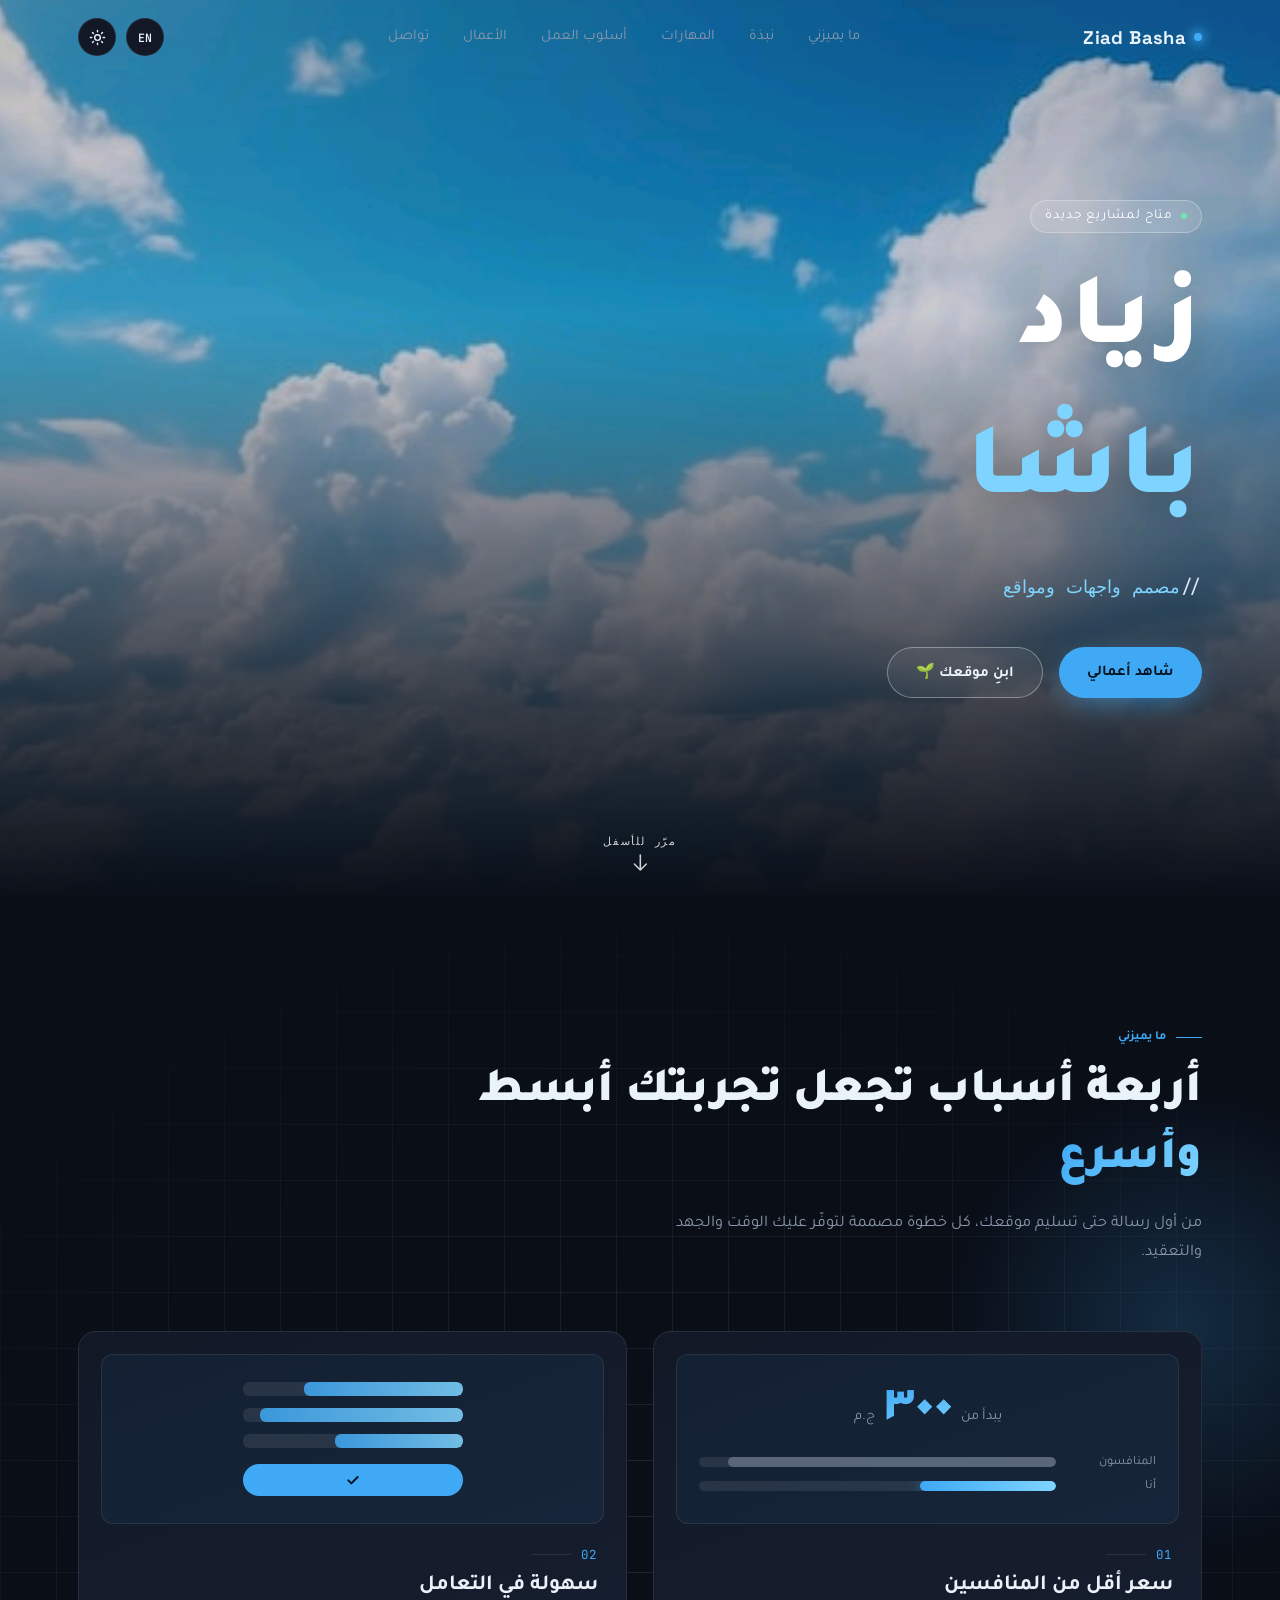
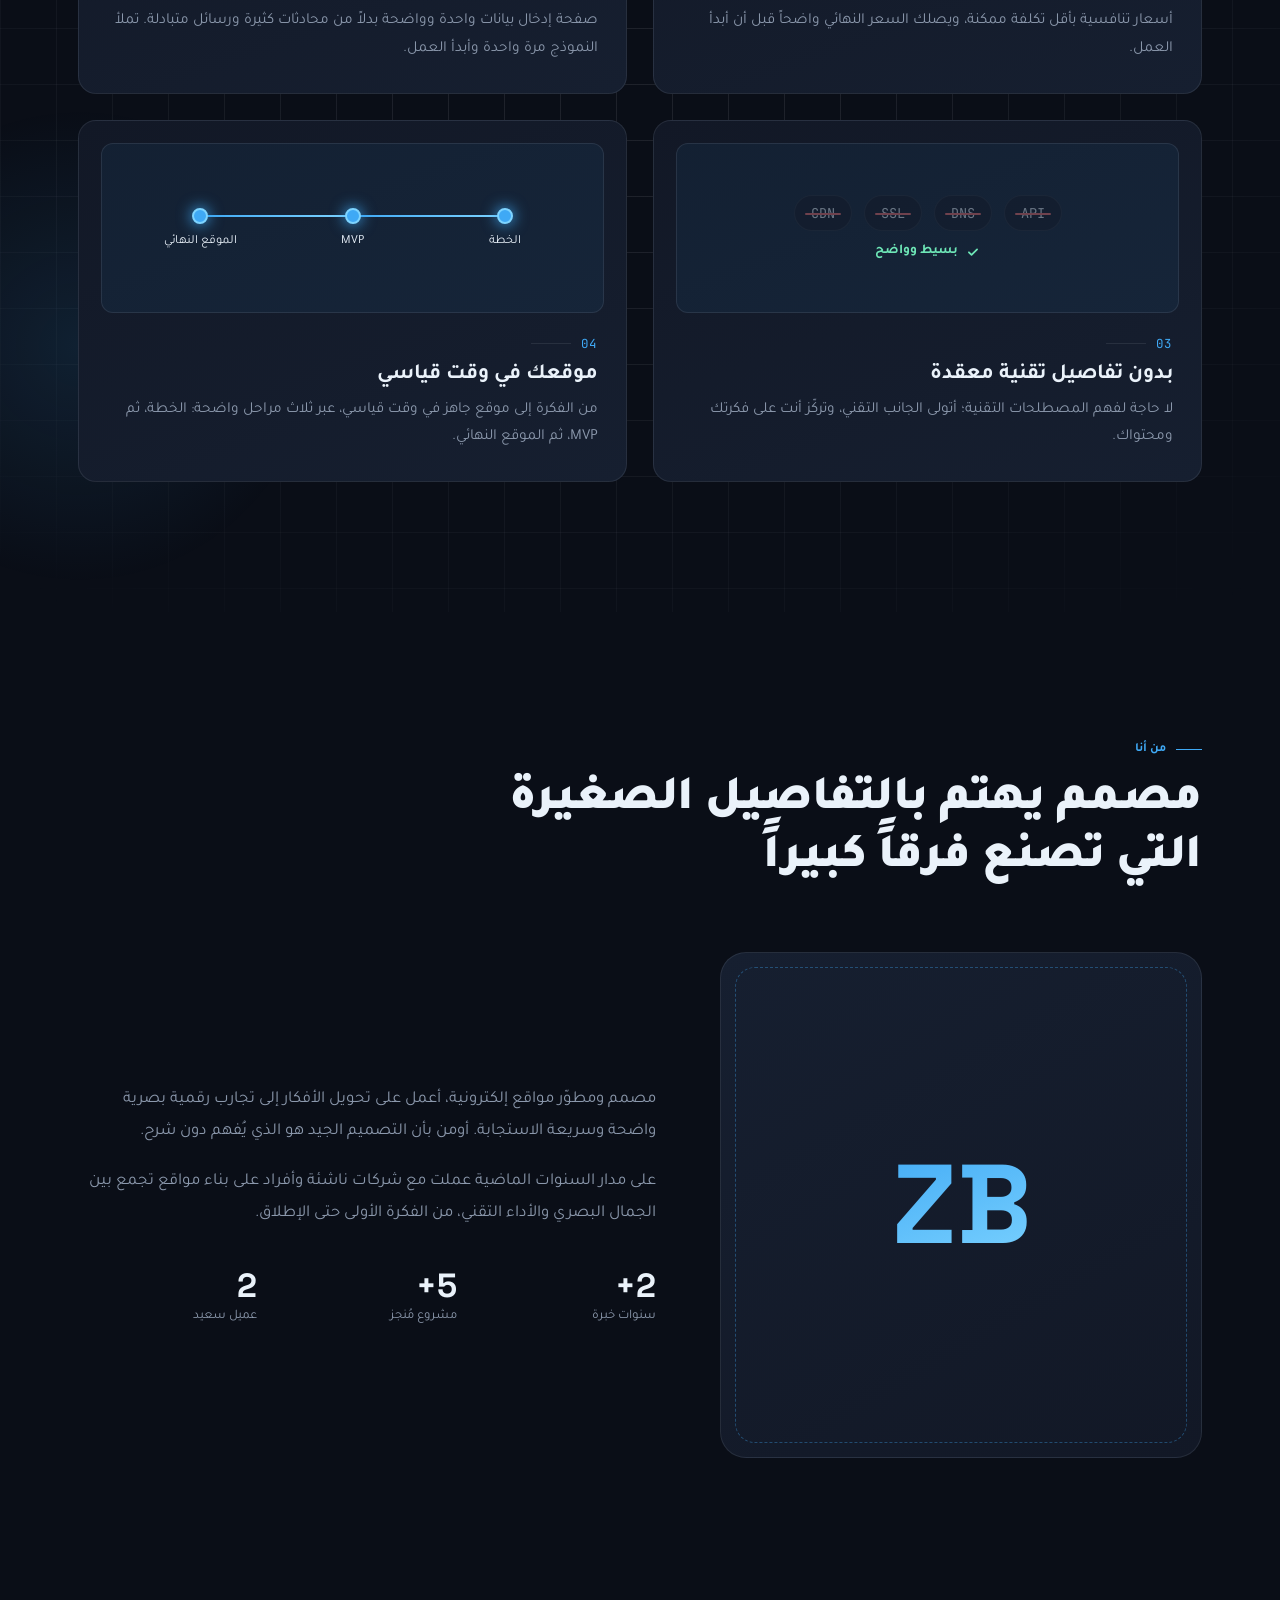
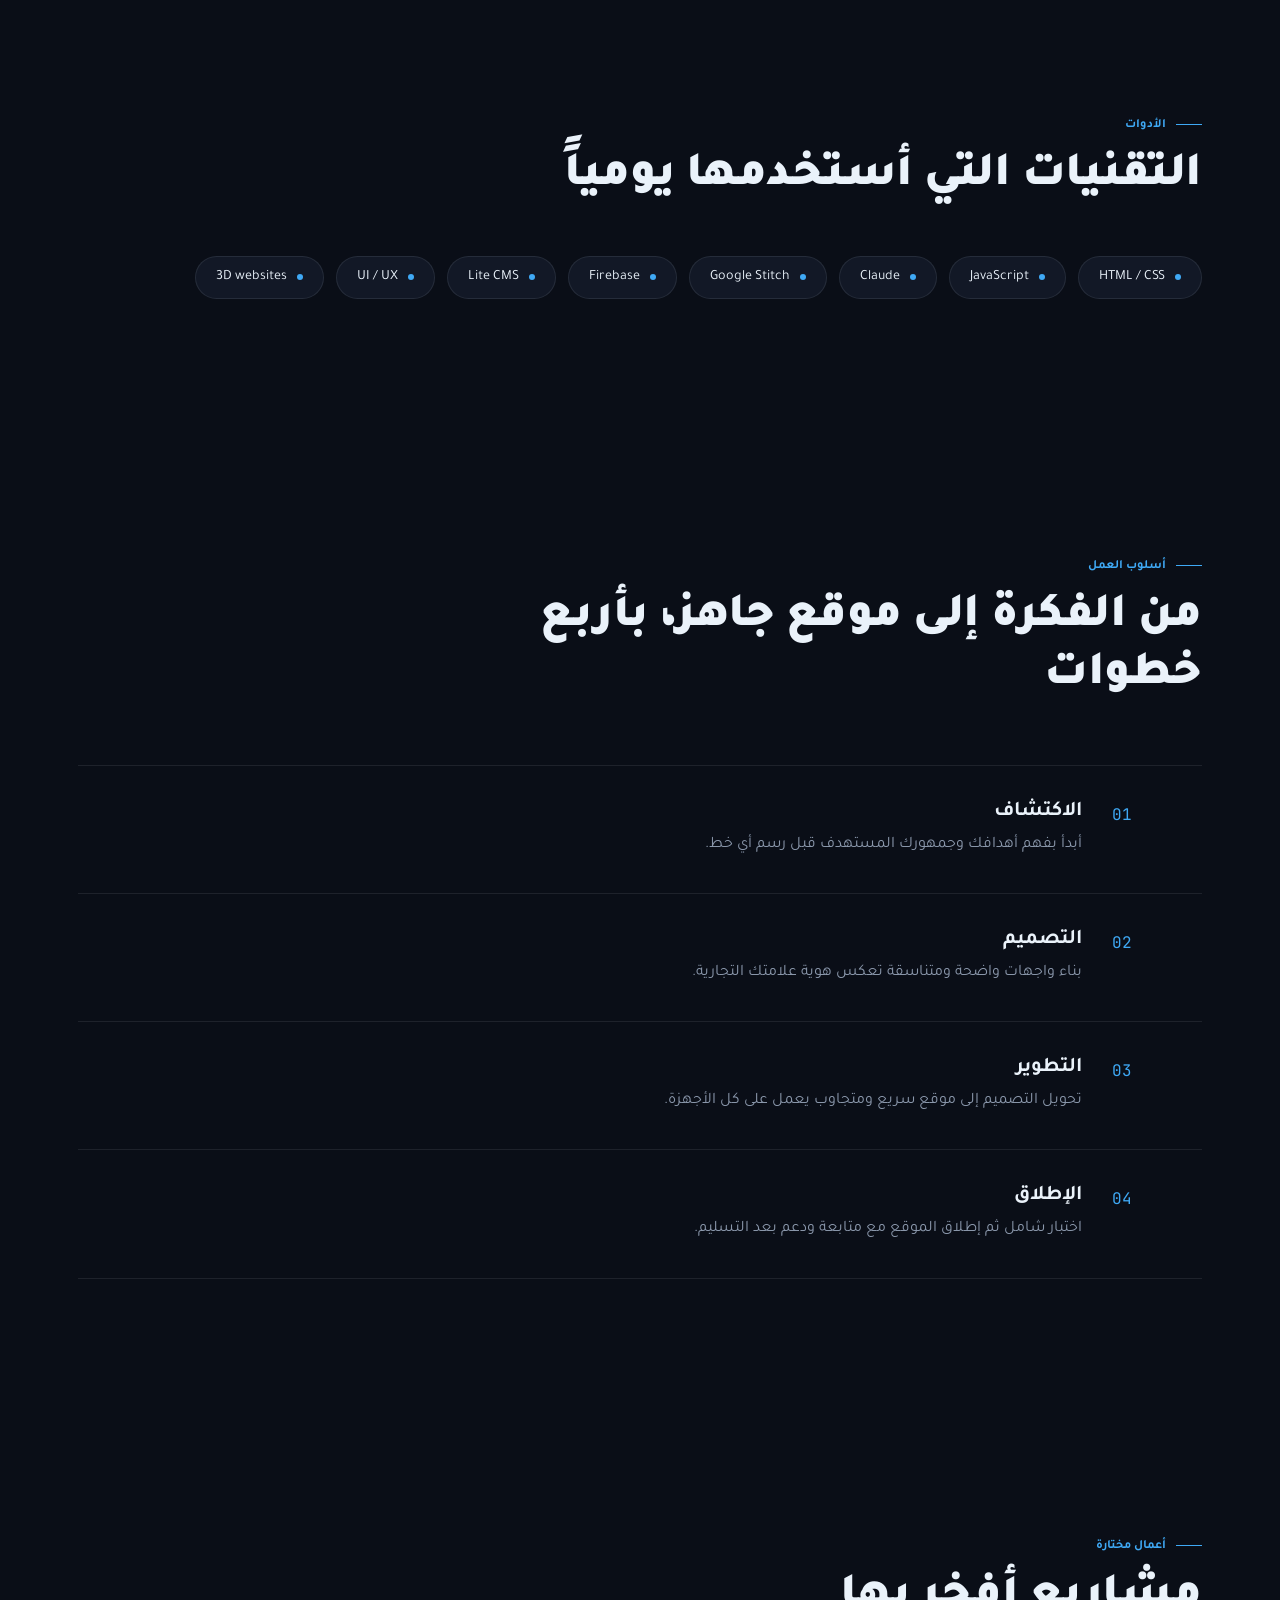
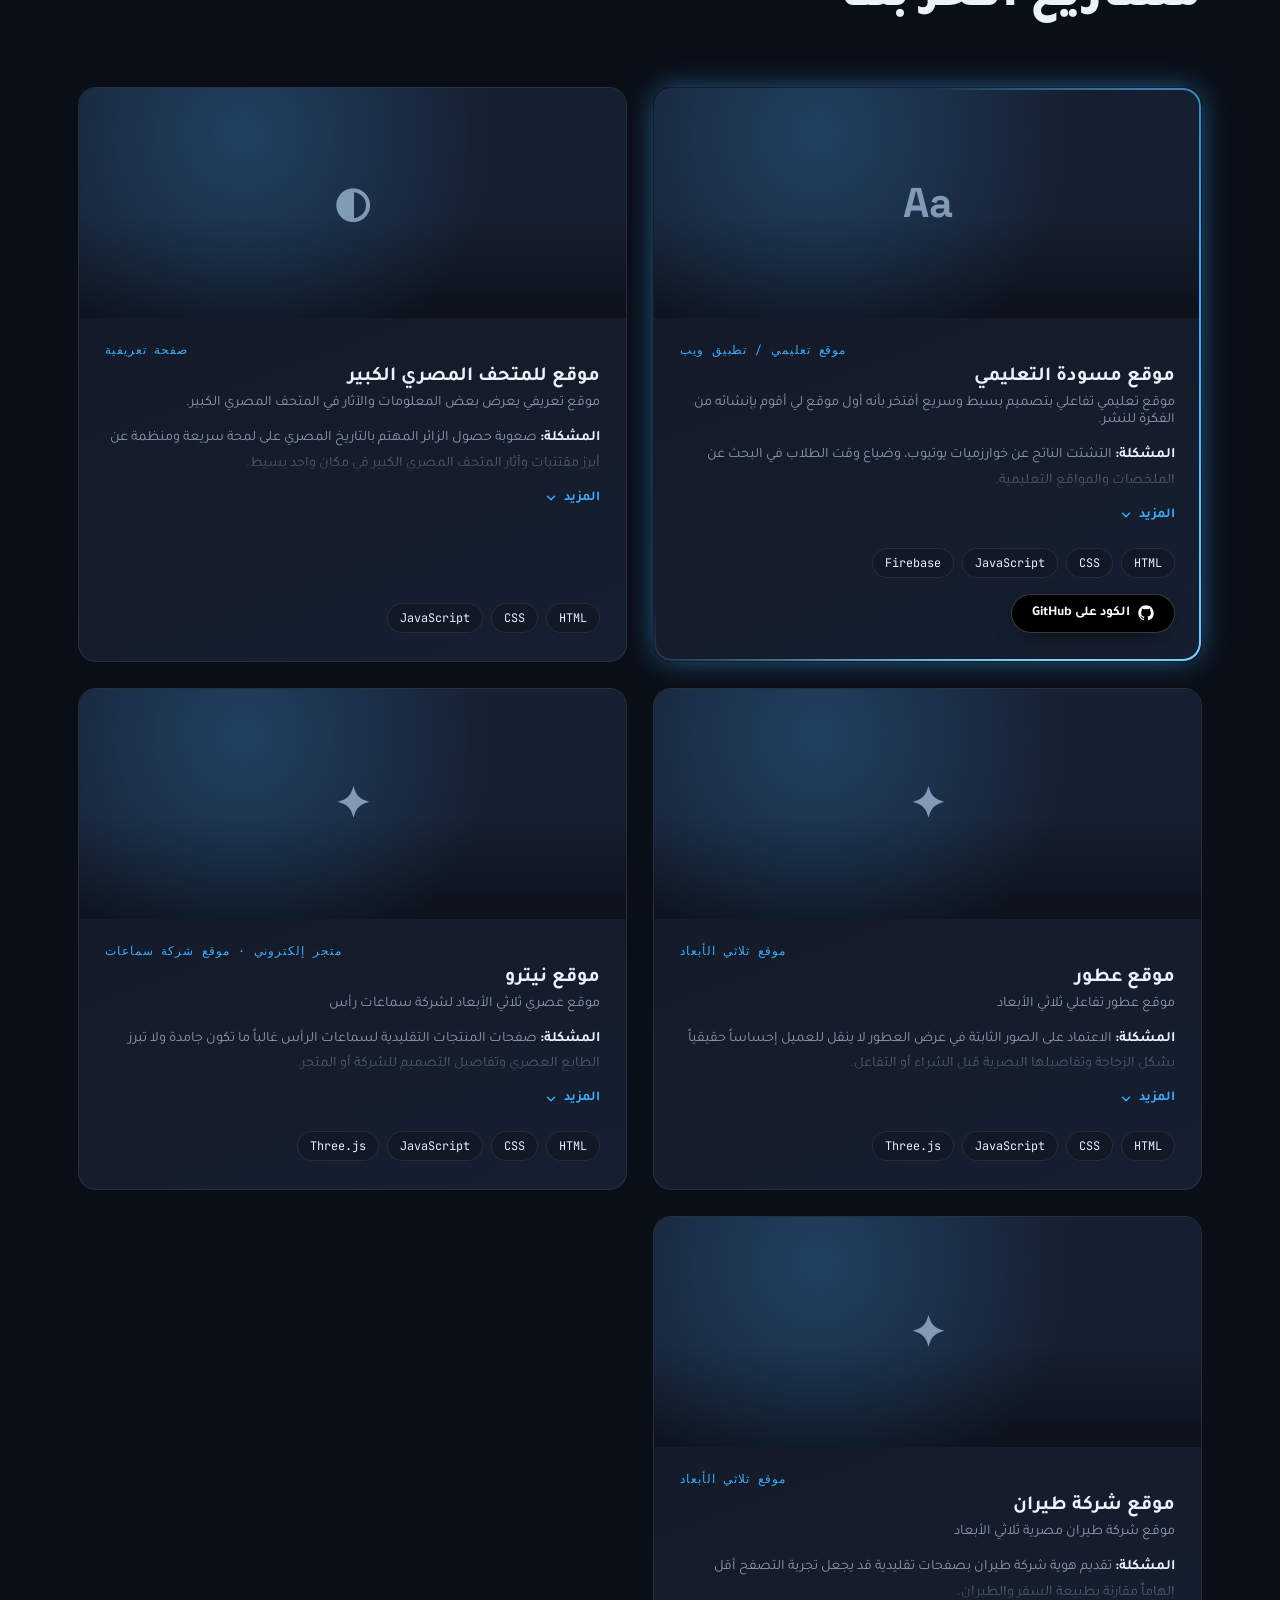
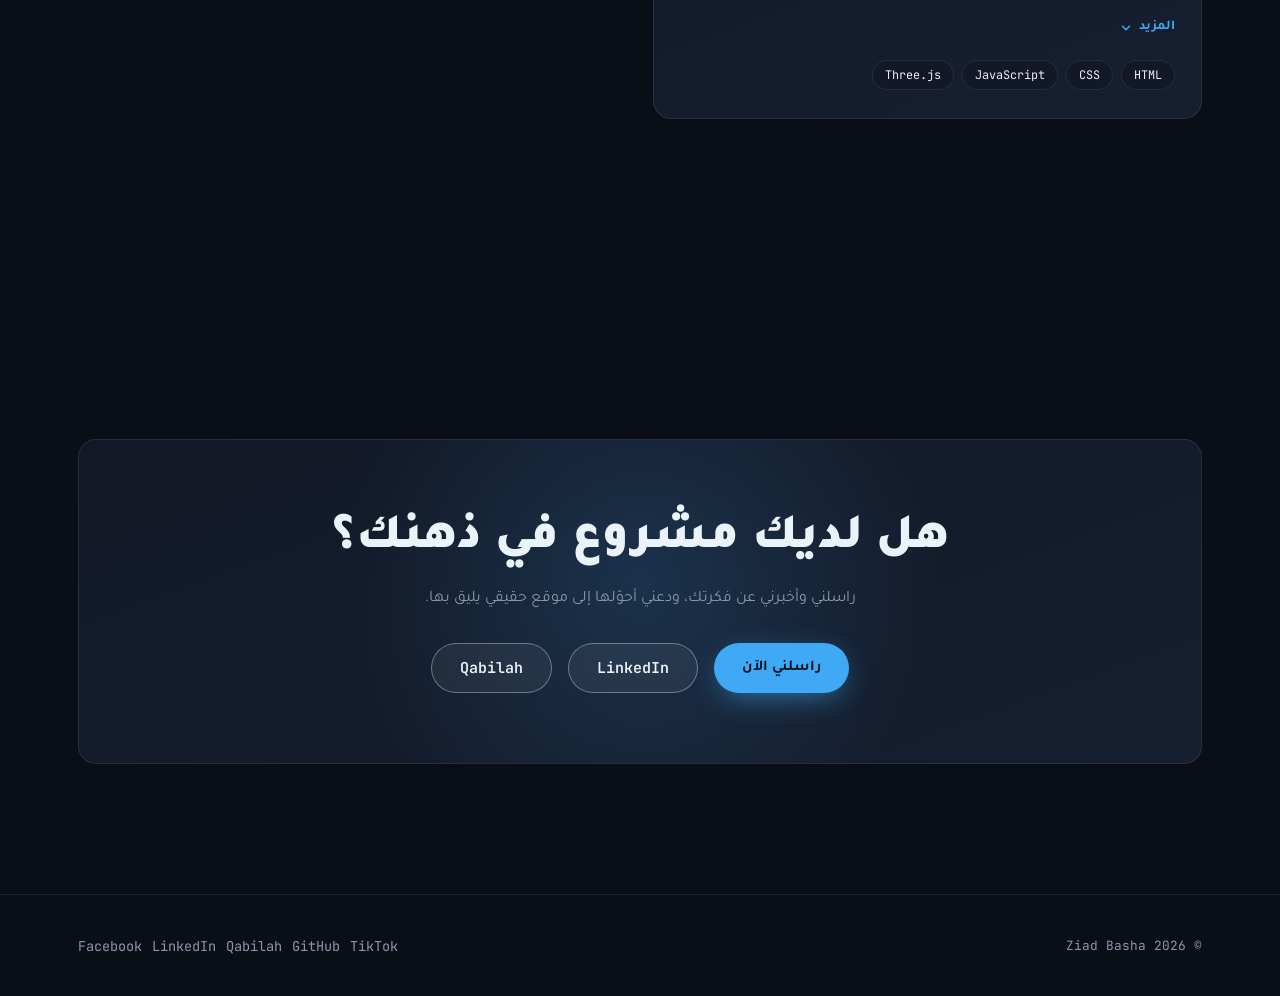
<file: index.html>
<!DOCTYPE html>
<html lang="ar" dir="rtl" data-theme="dark">
<head>
<!-- Google tag (gtag.js) -->
<script async src="https://www.googletagmanager.com/gtag/js?id=G-9M1Q1QZ8LZ"></script>
<script>
  window.dataLayer = window.dataLayer || [];
  function gtag(){dataLayer.push(arguments);}
  gtag('js', new Date());

  gtag('config', 'G-9M1Q1QZ8LZ');
</script>
  
<meta charset="UTF-8">
<meta name="viewport" content="width=device-width, initial-scale=1.0">
<title>Ziad Basha — Full Stack Web Developer</title>

<!-- Must run before first paint: flags weak devices so heavy effects are skipped -->
<script src="performance.js"></script>
<link rel="preconnect" href="https://fonts.googleapis.com">
<link rel="preconnect" href="https://fonts.gstatic.com" crossorigin>
<link href="https://fonts.googleapis.com/css2?family=Space+Grotesk:wght@400;500;600;700&family=Inter:wght@400;500;600&family=Tajawal:wght@400;500;700;900&family=JetBrains+Mono:wght@400;500&display=swap" rel="stylesheet">

<link rel="icon" type="image/svg+xml" href="ziadbasha_logo.jpg">
<link rel="apple-touch-icon" sizes="180x180" href="ziadbasha_logo.jpg">
<meta property="og:image" content="https://ziad-basha-website.vercel.app/ziadbasha_logo.jpg" />
  
<link rel="stylesheet" href="style.css">
</head>
<body>

<div id="glow"></div>

<header id="siteHeader">
  <div class="wrap">
    <nav>
      <a href="#top" class="logo"><span class="dot"></span>Ziad Basha</a>
      <ul class="nav-links">
        <!-- ▼▼▼ WHY-US START (1/3) رابط القائمة | nav link: احذف هذا الجزء لإزالة الرابط ▼▼▼ -->
        <li><a href="#why-us" data-i18n="nav_why">ما يميزني</a></li>
        <!-- ▲▲▲ WHY-US END (1/3) رابط القائمة | nav link ▲▲▲ -->
        <li><a href="#about" data-i18n="nav_about">نبذة</a></li>
        <li><a href="#skills" data-i18n="nav_skills">المهارات</a></li>
        <li><a href="#process" data-i18n="nav_process">أسلوب العمل</a></li>
        <li><a href="#work" data-i18n="nav_work">الأعمال</a></li>
        <li><a href="#contact" data-i18n="nav_contact">تواصل</a></li>
      </ul>
      <div class="nav-controls">
        <button class="icon-btn mono" id="langToggle" title="Language">EN</button>
        <button class="icon-btn" id="themeToggle" title="Theme">
          <svg id="themeIcon" viewBox="0 0 24 24" fill="none" stroke="currentColor" stroke-width="2" stroke-linecap="round" stroke-linejoin="round"><circle cx="12" cy="12" r="4"></circle><path d="M12 2v2M12 20v2M4.9 4.9l1.4 1.4M17.7 17.7l1.4 1.4M2 12h2M20 12h2M4.9 19.1l1.4-1.4M17.7 6.3l1.4-1.4"/></svg>
        </button>
      </div>
    </nav>
  </div>
</header>

<section class="hero" id="top">
  <div class="hero-bg"></div>
  <div class="hero-overlay"></div>
  <div class="hero-inner">
    <div class="eyebrow"><span class="blink"></span><span data-i18n="hero_eyebrow">متاح لمشاريع جديدة</span></div>
    <h1>
      <div class="line"><span data-i18n="hero_name1">زياد</span></div>
      <div class="line"><span data-i18n="hero_name2">باشا</span></div>
    </h1>
    <div class="hero-role"><span class="mono" data-i18n="hero_prefix">// </span><span id="role-text" class="mono"></span></div>
    <div class="hero-cta">
      <a href="#work" class="btn btn-primary" data-i18n="hero_cta1">شاهد أعمالي</a>
      <a href="project-data.html" 
      class="btn btn-ghost" data-i18n="hero_cta2">ابنِ موقعك 🌱</a>
    </div>
  </div>
  <div class="scroll-cue"><span data-i18n="scroll">مرّر للأسفل</span>
    <svg width="14" height="18" viewBox="0 0 14 18" fill="none"><path d="M7 1v15M1 10l6 6 6-6" stroke="currentColor" stroke-width="1.6" stroke-linecap="round" stroke-linejoin="round"/></svg>
  </div>
</section>

<main>
  <!-- ▼▼▼ WHY-US START (2/3) قسم ما يميزنا | section: احذف كل ما بين START و END لإزالة القسم ▼▼▼ -->
  <section id="why-us">
    <!-- Decorative background: soft moving blobs + faint grid -->
    <div class="why-bg" aria-hidden="true">
      <span class="why-blob why-blob--one"></span>
      <span class="why-blob why-blob--two"></span>
    </div>

    <div class="wrap">
      <div class="section-tag" data-i18n="why_tag">ما يميزني</div>
      <h2 class="section-title why-title" data-i18n="why_title">أربعة أسباب تجعل تجربتك أبسط وأسرع</h2>
      <p class="section-sub reveal" data-i18n="why_sub">من أول رسالة حتى تسليم موقعك، كل خطوة مصممة لتوفّر عليك الوقت والجهد والتعقيد.</p>

      <div class="why-grid">

        <!-- 01 · Lower price -->
        <article class="why-card glass" style="--card-index:0">
          <div class="why-visual why-visual--price">
            <div class="why-price">
              <span class="why-price-from" data-i18n="why_price_from">يبدأ من</span>
              <b class="why-counter" data-count-to="300">٣٠٠</b>
              <span class="why-price-unit" data-i18n="why_price_unit">ج.م</span>
            </div>
            <div class="why-bars" aria-hidden="true">
              <div class="why-bar-row">
                <span data-i18n="why_bar_others">المنافسون</span>
                <div class="why-bar"><i style="--fill:92%"></i></div>
              </div>
              <div class="why-bar-row">
                <span data-i18n="why_bar_us">أنا</span>
                <div class="why-bar why-bar--us"><i style="--fill:38%"></i></div>
              </div>
            </div>
          </div>
          <div class="why-body">
            <span class="why-index">01</span>
            <h3 data-i18n="why1_t">سعر أقل من المنافسين</h3>
            <p data-i18n="why1_d">أسعار تنافسية بأقل تكلفة ممكنة، ويصلك السعر النهائي واضحاً قبل أن أبدأ العمل.</p>
          </div>
        </article>

        <!-- 02 · Easy to work with -->
        <article class="why-card glass" style="--card-index:1">
          <div class="why-visual" aria-hidden="true">
            <div class="mini-form">
              <span class="mini-field" style="--step:0;--fill:72%"></span>
              <span class="mini-field" style="--step:1;--fill:92%"></span>
              <span class="mini-field" style="--step:2;--fill:58%"></span>
              <span class="mini-submit" style="--step:3">
                <svg viewBox="0 0 24 24" width="16" height="16" fill="none" stroke="currentColor" stroke-width="3" stroke-linecap="round" stroke-linejoin="round"><path d="M5 12.5l4.5 4.5L19 7.5" pathLength="1"/></svg>
              </span>
            </div>
          </div>
          <div class="why-body">
            <span class="why-index">02</span>
            <h3 data-i18n="why2_t">سهولة في التعامل</h3>
            <p data-i18n="why2_d">صفحة إدخال بيانات واحدة وواضحة بدلاً من محادثات كثيرة ورسائل متبادلة. تملأ النموذج مرة واحدة وأبدأ العمل.</p>
          </div>
        </article>

        <!-- 03 · No heavy technical talk -->
        <article class="why-card glass" style="--card-index:2">
          <div class="why-visual why-visual--jargon" aria-hidden="true">
            <span class="jargon-chip" style="--step:0">API</span>
            <span class="jargon-chip" style="--step:1">DNS</span>
            <span class="jargon-chip" style="--step:2">SSL</span>
            <span class="jargon-chip" style="--step:3">CDN</span>
            <span class="jargon-ok" style="--step:4">
              <svg viewBox="0 0 24 24" width="14" height="14" fill="none" stroke="currentColor" stroke-width="3" stroke-linecap="round" stroke-linejoin="round"><path d="M5 12.5l4.5 4.5L19 7.5"/></svg>
              <span data-i18n="why3_badge">بسيط وواضح</span>
            </span>
          </div>
          <div class="why-body">
            <span class="why-index">03</span>
            <h3 data-i18n="why3_t">بدون تفاصيل تقنية معقدة</h3>
            <p data-i18n="why3_d">لا حاجة لفهم المصطلحات التقنية؛ أتولى الجانب التقني، وتركّز أنت على فكرتك ومحتواك.</p>
          </div>
        </article>

        <!-- 04 · Record time -->
        <article class="why-card glass" style="--card-index:3">
          <div class="why-visual" aria-hidden="true">
            <ol class="mini-timeline">
              <li style="--step:0"><i></i><span data-i18n="why_stage1">الخطة</span></li>
              <li style="--step:1"><i></i><span>MVP</span></li>
              <li style="--step:2"><i></i><span data-i18n="why_stage3">الموقع النهائي</span></li>
            </ol>
          </div>
          <div class="why-body">
            <span class="why-index">04</span>
            <h3 data-i18n="why4_t">موقعك في وقت قياسي</h3>
            <p data-i18n="why4_d">من الفكرة إلى موقع جاهز في وقت قياسي، عبر ثلاث مراحل واضحة: الخطة، ثم MVP، ثم الموقع النهائي.</p>
          </div>
        </article>

      </div>
    </div>
  </section>
  <!-- ▲▲▲ WHY-US END (2/3) قسم ما يميزنا | section ▲▲▲ -->

  <section id="about">
    <div class="wrap">
      <div class="section-tag" data-i18n="about_tag">من أنا</div>
      <h2 class="section-title reveal" data-i18n="about_title">مصمم يهتم بالتفاصيل الصغيرة التي تصنع فرقاً كبيراً</h2>
      <div class="about-grid">
        <div class="about-visual reveal">
          <div class="ring"></div>
          <span class="initials">ZB</span>
        </div>
        <div class="about-text">
          <p class="reveal" data-i18n="about_p1">مصمم ومطوّر مواقع إلكترونية، أعمل على تحويل الأفكار إلى تجارب رقمية بصرية واضحة وسريعة الاستجابة. أومن بأن التصميم الجيد هو الذي يُفهم دون شرح.</p>
          <p class="reveal" data-i18n="about_p2">على مدار السنوات الماضية عملت مع شركات ناشئة وأفراد على بناء مواقع تجمع بين الجمال البصري والأداء التقني، من الفكرة الأولى حتى الإطلاق.</p>
          <div class="stats reveal-stagger">
            <div class="stat"><b>2+</b><span data-i18n="stat1">سنوات خبرة</span></div>
            <div class="stat"><b>5+</b><span data-i18n="stat2">مشروع مُنجز</span></div>
            <div class="stat"><b>2</b><span data-i18n="stat3">عميل سعيد</span></div>
          </div>
        </div>
      </div>
    </div>
  </section>

  <section id="skills">
    <div class="wrap">
      <div class="section-tag" data-i18n="skills_tag">الأدوات</div>
      <h2 class="section-title reveal" data-i18n="skills_title">التقنيات التي أستخدمها يومياً</h2>
      <div class="skills-grid reveal-stagger">
        <div class="skill-pill"><span class="lvl"></span>HTML / CSS</div>
        <div class="skill-pill"><span class="lvl"></span>JavaScript</div>
        <div class="skill-pill"><span class="lvl"></span>Claude</div>
        <div class="skill-pill"><span class="lvl"></span>Google Stitch</div>
        <div class="skill-pill"><span class="lvl"></span>Firebase</div>
        <div class="skill-pill"><span class="lvl"></span>Lite CMS</div>
        <div class="skill-pill"><span class="lvl"></span>UI / UX</div>
        <div class="skill-pill"><span class="lvl"></span>3D websites</div>
      </div>
      
    </div>
  </section>

  <section id="process">
    <div class="wrap">
      <div class="section-tag" data-i18n="process_tag">أسلوب العمل</div>
      <h2 class="section-title reveal" data-i18n="process_title">من الفكرة إلى موقع جاهز، بأربع خطوات</h2>
      <div class="process-list">
        <div class="process-item reveal">
          <div class="process-num mono">01</div>
          <div><h3 data-i18n="p1_t">الاكتشاف</h3><p data-i18n="p1_d">أبدأ بفهم أهدافك وجمهورك المستهدف قبل رسم أي خط.</p></div>
        </div>
        <div class="process-item reveal">
          <div class="process-num mono">02</div>
          <div><h3 data-i18n="p2_t">التصميم</h3><p data-i18n="p2_d">بناء واجهات واضحة ومتناسقة تعكس هوية علامتك التجارية.</p></div>
        </div>
        <div class="process-item reveal">
          <div class="process-num mono">03</div>
          <div><h3 data-i18n="p3_t">التطوير</h3><p data-i18n="p3_d">تحويل التصميم إلى موقع سريع ومتجاوب يعمل على كل الأجهزة.</p></div>
        </div>
        <div class="process-item reveal">
          <div class="process-num mono">04</div>
          <div><h3 data-i18n="p4_t">الإطلاق</h3><p data-i18n="p4_d">اختبار شامل ثم إطلاق الموقع مع متابعة ودعم بعد التسليم.</p></div>
        </div>
      </div>
    </div>
  </section>

  <section id="work">
    <div class="wrap">
      <div class="section-tag" data-i18n="work_tag">أعمال مختارة</div>
      <h2 class="section-title reveal" data-i18n="work_title">مشاريع أفخر بها</h2>
      <div class="work-grid reveal-stagger">

        <!-- 1 · مسودة (البطاقة الوحيدة التي بها زر GitHub) -->
        <article class="work-card work-card--featured glass">
          <div class="work-thumb has-preview">
            <span class="glyph">Aa</span>
            <img class="work-thumb-img" src="https://s.wordpress.com/mshots/v1/https%3A%2F%2Fmoswada-edu.vercel.app%2F?w=900" alt="معاينة موقع مسودة" loading="lazy" onerror="this.remove()">
          </div>
          <div class="work-body">
            <div class="cat mono" data-i18n="w1_cat">موقع تعليمي / تطبيق ويب</div>
            <h3>
              <a class="work-link" href="https://moswada-edu.vercel.app/" target="_blank" rel="noopener noreferrer" data-i18n="w1_t">موقع مسودة التعليمي</a>
            </h3>
            <p data-i18n="w1_d">موقع تعليمي تفاعلي بتصميم بسيط وسريع.</p>
            <!-- ▼▼▼ WORK-DETAILS START — problem / solution, collapsed behind a "more" button (app.js) ▼▼▼ -->
            <div class="work-details" id="w1Details">
              <p><strong data-i18n="w1_problem_l">المشكلة:</strong> <span data-i18n="w1_problem">التشتت الناتج عن خوارزميات يوتيوب، وضياع وقت الطلاب في البحث عن الملخصات والمواقع التعليمية.</span></p>
              <p><strong data-i18n="w1_solution_l">الحل:</strong> <span data-i18n="w1_solution_intro">موقع يوفّر:</span></p>
              <ol>
                <li data-i18n="w1_sol1">مكان تضع فيه فيديوهاتك لمشاهدتها مباشرة.</li>
                <li data-i18n="w1_sol2">مكتبة منظمة ومجانية من الملخصات والمواقع التعليمية.</li>
              </ol>
            </div>
            <button type="button" class="work-more" aria-controls="w1Details" aria-expanded="false" hidden>
              <span class="work-more__label work-more__label--more" data-i18n="more_btn">المزيد</span>
              <span class="work-more__label work-more__label--less" data-i18n="less_btn">أقل</span>
              <svg class="work-more__chevron" viewBox="0 0 24 24" width="14" height="14" fill="none" stroke="currentColor" stroke-width="2.5" stroke-linecap="round" stroke-linejoin="round" aria-hidden="true"><path d="M6 9l6 6 6-6"/></svg>
            </button>
            <!-- ▲▲▲ WORK-DETAILS END ▲▲▲ -->
            <ul class="work-tools" aria-label="Tools">
              <li class="tool-tag">HTML</li>
              <li class="tool-tag">CSS</li>
              <li class="tool-tag">JavaScript</li>
              <li class="tool-tag">Firebase</li>
            </ul>
            <div class="work-actions">
              <a class="btn btn-github btn-sm" href="https://github.com/ziadbasha099/moswada-edu" target="_blank" rel="noopener noreferrer">
                <svg viewBox="0 0 24 24" width="16" height="16" fill="currentColor" aria-hidden="true"><path d="M12 .5C5.65.5.5 5.65.5 12c0 5.08 3.29 9.39 7.86 10.91.58.1.79-.25.79-.56v-2c-3.2.7-3.87-1.37-3.87-1.37-.52-1.33-1.28-1.68-1.28-1.68-1.04-.71.08-.7.08-.7 1.15.08 1.76 1.18 1.76 1.18 1.03 1.76 2.69 1.25 3.35.96.1-.74.4-1.25.73-1.54-2.55-.29-5.24-1.28-5.24-5.69 0-1.26.45-2.28 1.18-3.09-.12-.29-.51-1.46.11-3.05 0 0 .97-.31 3.17 1.18a11 11 0 0 1 5.77 0c2.2-1.49 3.17-1.18 3.17-1.18.62 1.59.23 2.76.11 3.05.74.81 1.18 1.83 1.18 3.09 0 4.42-2.7 5.4-5.27 5.68.41.36.78 1.06.78 2.14v3.17c0 .31.21.67.8.56A11.51 11.51 0 0 0 23.5 12C23.5 5.65 18.35.5 12 .5z"/></svg>
                <span data-i18n="w1_github">الكود على GitHub</span>
              </a>
            </div>
          </div>
        </article>

        <!-- 2 · المتحف المصري الكبير -->
        <article class="work-card glass">
          <div class="work-thumb has-preview">
            <span class="glyph">◐</span>
            <img class="work-thumb-img" src="https://s.wordpress.com/mshots/v1/https%3A%2F%2Fgrand-egyptian-museum-website-zb.vercel.app%2F?w=900" alt="معاينة موقع المتحف المصري الكبير" loading="lazy" onerror="this.remove()">
          </div>
          <div class="work-body">
            <div class="cat mono" data-i18n="w2_cat">صفحة تعريفية</div>
            <h3>
              <a class="work-link" href="https://grand-egyptian-museum-website-zb.vercel.app/" target="_blank" rel="noopener noreferrer" data-i18n="w2_t">موقع للمتحف المصري الكبير</a>
            </h3>
            <p data-i18n="w2_d">موقع تعريفي يعرض بعض المعلومات والآثار في المتحف المصري الكبير.</p>
            <!-- ▼▼▼ WORK-DETAILS START — problem / solution, collapsed behind a "more" button (app.js) ▼▼▼ -->
            <div class="work-details" id="w2Details">
              <p><strong data-i18n="w1_problem_l">المشكلة:</strong> <span data-i18n="w2_problem">صعوبة حصول الزائر المهتم بالتاريخ المصري على لمحة سريعة ومنظمة عن أبرز مقتنيات وآثار المتحف المصري الكبير في مكان واحد بسيط.</span></p>
              <p><strong data-i18n="w1_solution_l">الحل:</strong> <span data-i18n="w2_solution_intro">واجهة تعريفية تعرض معلومات وقطعاً أثرية مختارة بأسلوب واضح وسلس:</span></p>
              <ol>
                <li data-i18n="w2_sol1">استعراض أبرز المعلومات حول المتحف المصري الكبير ومقتنياته.</li>
                <li data-i18n="w2_sol2">تجربة تصفح خفيفة وسريعة مناسبة لمختلف الأجهزة.</li>
              </ol>
            </div>
            <button type="button" class="work-more" aria-controls="w2Details" aria-expanded="false" hidden>
              <span class="work-more__label work-more__label--more" data-i18n="more_btn">المزيد</span>
              <span class="work-more__label work-more__label--less" data-i18n="less_btn">أقل</span>
              <svg class="work-more__chevron" viewBox="0 0 24 24" width="14" height="14" fill="none" stroke="currentColor" stroke-width="2.5" stroke-linecap="round" stroke-linejoin="round" aria-hidden="true"><path d="M6 9l6 6 6-6"/></svg>
            </button>
            <!-- ▲▲▲ WORK-DETAILS END ▲▲▲ -->
            <ul class="work-tools" aria-label="Tools">
              <li class="tool-tag">HTML</li>
              <li class="tool-tag">CSS</li>
              <li class="tool-tag">JavaScript</li>
            </ul>
          </div>
        </article>

        <!-- 3 · عطور -->
        <article class="work-card glass">
          <div class="work-thumb has-preview">
            <span class="glyph">✦</span>
            <img class="work-thumb-img" src="https://s.wordpress.com/mshots/v1/https%3A%2F%2Frose-parfum-3d-zb.vercel.app%2F?w=900" alt="معاينة موقع عطور" loading="lazy" onerror="this.remove()">
          </div>
          <div class="work-body">
            <div class="cat mono" data-i18n="w3_cat">موقع ثلاثي الأبعاد</div>
            <h3>
              <a class="work-link" href="https://rose-parfum-3d-zb.vercel.app/" target="_blank" rel="noopener noreferrer" data-i18n="w3_t">موقع عطور</a>
            </h3>
            <p data-i18n="w3_d">موقع عطور تفاعلي ثلاثي الأبعاد</p>
            <!-- ▼▼▼ WORK-DETAILS START — problem / solution, collapsed behind a "more" button (app.js) ▼▼▼ -->
            <div class="work-details" id="w3Details">
              <p><strong data-i18n="w1_problem_l">المشكلة:</strong> <span data-i18n="w3_problem">الاعتماد على الصور الثابتة في عرض العطور لا ينقل للعميل إحساساً حقيقياً بشكل الزجاجة وتفاصيلها البصرية قبل الشراء أو التفاعل.</span></p>
              <p><strong data-i18n="w1_solution_l">الحل:</strong> <span data-i18n="w3_solution_intro">تجربة تفاعلية ثلاثية الأبعاد لعرض العطور:</span></p>
              <ol>
                <li data-i18n="w3_sol1">تدوير ومعاينة العطر ثلاثي الأبعاد لتفقد تفاصيل التصميم عن قرب.</li>
                <li data-i18n="w3_sol2">واجهة تفاعلية حديثة تجعل استعراض المنتج أكثر جاذبية.</li>
              </ol>
            </div>
            <button type="button" class="work-more" aria-controls="w3Details" aria-expanded="false" hidden>
              <span class="work-more__label work-more__label--more" data-i18n="more_btn">المزيد</span>
              <span class="work-more__label work-more__label--less" data-i18n="less_btn">أقل</span>
              <svg class="work-more__chevron" viewBox="0 0 24 24" width="14" height="14" fill="none" stroke="currentColor" stroke-width="2.5" stroke-linecap="round" stroke-linejoin="round" aria-hidden="true"><path d="M6 9l6 6 6-6"/></svg>
            </button>
            <!-- ▲▲▲ WORK-DETAILS END ▲▲▲ -->
            <ul class="work-tools" aria-label="Tools">
              <li class="tool-tag">HTML</li>
              <li class="tool-tag">CSS</li>
              <li class="tool-tag">JavaScript</li>
              <li class="tool-tag">Three.js</li>
            </ul>
          </div>
        </article>

        <!-- 4 · نيترو -->
        <article class="work-card glass">
          <div class="work-thumb has-preview">
            <span class="glyph">✦</span>
            <img class="work-thumb-img" src="https://s.wordpress.com/mshots/v1/https%3A%2F%2Fnitro-headphone.vercel.app%2F?w=900" alt="معاينة موقع سماعات" loading="lazy" onerror="this.remove()">
          </div>
          <div class="work-body">
            <div class="cat mono" data-i18n="w4_cat">متجر إلكتروني · موقع شركة سماعات</div>
            <h3>
              <a class="work-link" href="https://nitro-headphone.vercel.app/" target="_blank" rel="noopener noreferrer" data-i18n="w4_t">موقع نيترو</a>
            </h3>
            <p data-i18n="w4_d">موقع عصري ثلاثي الأبعاد لشركة سماعات رأس</p>
            <!-- ▼▼▼ WORK-DETAILS START — problem / solution, collapsed behind a "more" button (app.js) ▼▼▼ -->
            <div class="work-details" id="w4Details">
              <p><strong data-i18n="w1_problem_l">المشكلة:</strong> <span data-i18n="w4_problem">صفحات المنتجات التقليدية لسماعات الرأس غالباً ما تكون جامدة ولا تبرز الطابع العصري وتفاصيل التصميم للشركة أو المتجر.</span></p>
              <p><strong data-i18n="w1_solution_l">الحل:</strong> <span data-i18n="w4_solution_intro">موقع ثلاثي الأبعاد يعرض سماعات الرأس بأسلوب عصري:</span></p>
              <ol>
                <li data-i18n="w4_sol1">إبراز تصميم السماعات وهويتها البصرية عبر عرض ثلاثي الأبعاد.</li>
                <li data-i18n="w4_sol2">تجربة عرض عصرية تساعد على تقديم المنتج بشكل جذاب ومميز.</li>
              </ol>
            </div>
            <button type="button" class="work-more" aria-controls="w4Details" aria-expanded="false" hidden>
              <span class="work-more__label work-more__label--more" data-i18n="more_btn">المزيد</span>
              <span class="work-more__label work-more__label--less" data-i18n="less_btn">أقل</span>
              <svg class="work-more__chevron" viewBox="0 0 24 24" width="14" height="14" fill="none" stroke="currentColor" stroke-width="2.5" stroke-linecap="round" stroke-linejoin="round" aria-hidden="true"><path d="M6 9l6 6 6-6"/></svg>
            </button>
            <!-- ▲▲▲ WORK-DETAILS END ▲▲▲ -->
            <ul class="work-tools" aria-label="Tools">
              <li class="tool-tag">HTML</li>
              <li class="tool-tag">CSS</li>
              <li class="tool-tag">JavaScript</li>
              <li class="tool-tag">Three.js</li>
            </ul>
          </div>
        </article>

        <!-- 5 · شركة طيران -->
        <article class="work-card glass">
          <div class="work-thumb has-preview">
            <span class="glyph">✦</span>
            <img class="work-thumb-img" src="https://s.wordpress.com/mshots/v1/https%3A%2F%2Fhalcyon-air-website.vercel.app%2F?w=900" alt="معاينة موقع شركة طيران" loading="lazy" onerror="this.remove()">
          </div>
          <div class="work-body">
            <div class="cat mono" data-i18n="w5_cat">موقع ثلاثي الأبعاد</div>
            <h3>
              <a class="work-link" href="https://halcyon-air-website.vercel.app/" target="_blank" rel="noopener noreferrer" data-i18n="w5_t">موقع شركة طيران</a>
            </h3>
            <p data-i18n="w5_d">موقع شركة طيران مصرية ثلاثي الأبعاد</p>
            <!-- ▼▼▼ WORK-DETAILS START — problem / solution, collapsed behind a "more" button (app.js) ▼▼▼ -->
            <div class="work-details" id="w5Details">
              <p><strong data-i18n="w1_problem_l">المشكلة:</strong> <span data-i18n="w5_problem">تقديم هوية شركة طيران بصفحات تقليدية قد يجعل تجربة التصفح أقل إلهاماً مقارنة بطبيعة السفر والطيران.</span></p>
              <p><strong data-i18n="w1_solution_l">الحل:</strong> <span data-i18n="w5_solution_intro">موقع ثلاثي الأبعاد يبرز هوية شركة طيران مصرية:</span></p>
              <ol>
                <li data-i18n="w5_sol1">تقديم تجربة بصرية ثلاثية الأبعاد تمنح الموقع طابعاً مميزاً.</li>
                <li data-i18n="w5_sol2">تصميم متجاوب يوضح هوية المشروع بوضوح وسرعة.</li>
              </ol>
            </div>
            <button type="button" class="work-more" aria-controls="w5Details" aria-expanded="false" hidden>
              <span class="work-more__label work-more__label--more" data-i18n="more_btn">المزيد</span>
              <span class="work-more__label work-more__label--less" data-i18n="less_btn">أقل</span>
              <svg class="work-more__chevron" viewBox="0 0 24 24" width="14" height="14" fill="none" stroke="currentColor" stroke-width="2.5" stroke-linecap="round" stroke-linejoin="round" aria-hidden="true"><path d="M6 9l6 6 6-6"/></svg>
            </button>
            <!-- ▲▲▲ WORK-DETAILS END ▲▲▲ -->
            <ul class="work-tools" aria-label="Tools">
              <li class="tool-tag">HTML</li>
              <li class="tool-tag">CSS</li>
              <li class="tool-tag">JavaScript</li>
              <li class="tool-tag">Three.js</li>
            </ul>
          </div>
        </article>

      </div>
    </div>
  </section>

  <section id="contact">
    <div class="wrap">
      <div class="contact-box glass">
        <h2 data-i18n="contact_title">هل لديك مشروع في ذهنك؟</h2>
        <p data-i18n="contact_sub">راسلني وأخبرني عن فكرتك، ودعني أحوّلها إلى موقع حقيقي يليق بها.</p>
        <div class="contact-links">
          <a href="mailto: ziadbasha.work@gmail.com" class="btn btn-primary" data-i18n="contact_email">راسلني الآن</a>
          <a href="https://www.linkedin.com/in/ziad-basha-b34b5735a?utm_source=share_via&utm_content=profile&utm_medium=member_android" class="btn btn-ghost mono">LinkedIn</a>
          <a href="https://qabilah.com/profile/ziadbasha/professional-profile" class="btn btn-ghost mono">Qabilah</a>
        </div>
      </div>
    </div>
  </section>
</main>

<footer>
  <div class="wrap" style="display:flex;align-items:center;justify-content:space-between;flex-wrap:wrap;gap:16px;width:100%;">
    <span class="fmono">© 2026 Ziad Basha</span>
    <div class="footer-socials mono">
      <a href="https://www.facebook.com/share/1bwSuk9KUU/">Facebook</a>
      <a href="https://www.linkedin.com/in/ziad-basha-b34b5735a?utm_source=share_via&utm_content=profile&utm_medium=member_android">LinkedIn</a>
      <a href= "https://qabilah.com/profile/ziadbasha/professional-profile">Qabilah</a>
      <a href="https://github.com/ziadbasha099">GitHub</a>
      <a href="https://vm.tiktok.com/ZS9SXktWSpsrh-JXEkh/">TikTok</a>
    </div>
  </div>
</footer>

<!-- زر العودة للأعلى العائم -->
<button id="scrollTopBtn" class="scroll-top-btn" title="الرجوع إلى الأعلى" aria-label="Back to top">
  <svg width="18" height="18" viewBox="0 0 24 24" fill="none" stroke="currentColor" stroke-width="2.5" stroke-linecap="round" stroke-linejoin="round">
    <path d="M18 15l-6-6-6 6"/>
  </svg>
</button>

<!-- ▼▼▼ WHY-US START (3/3) السكربت | script: يجب أن يسبق app.js ▼▼▼ -->
<script src="why-us.js"></script>
<!-- ▲▲▲ WHY-US END (3/3) السكربت | script ▲▲▲ -->
<script src="app.js"></script>
</body>
</html>
</file>
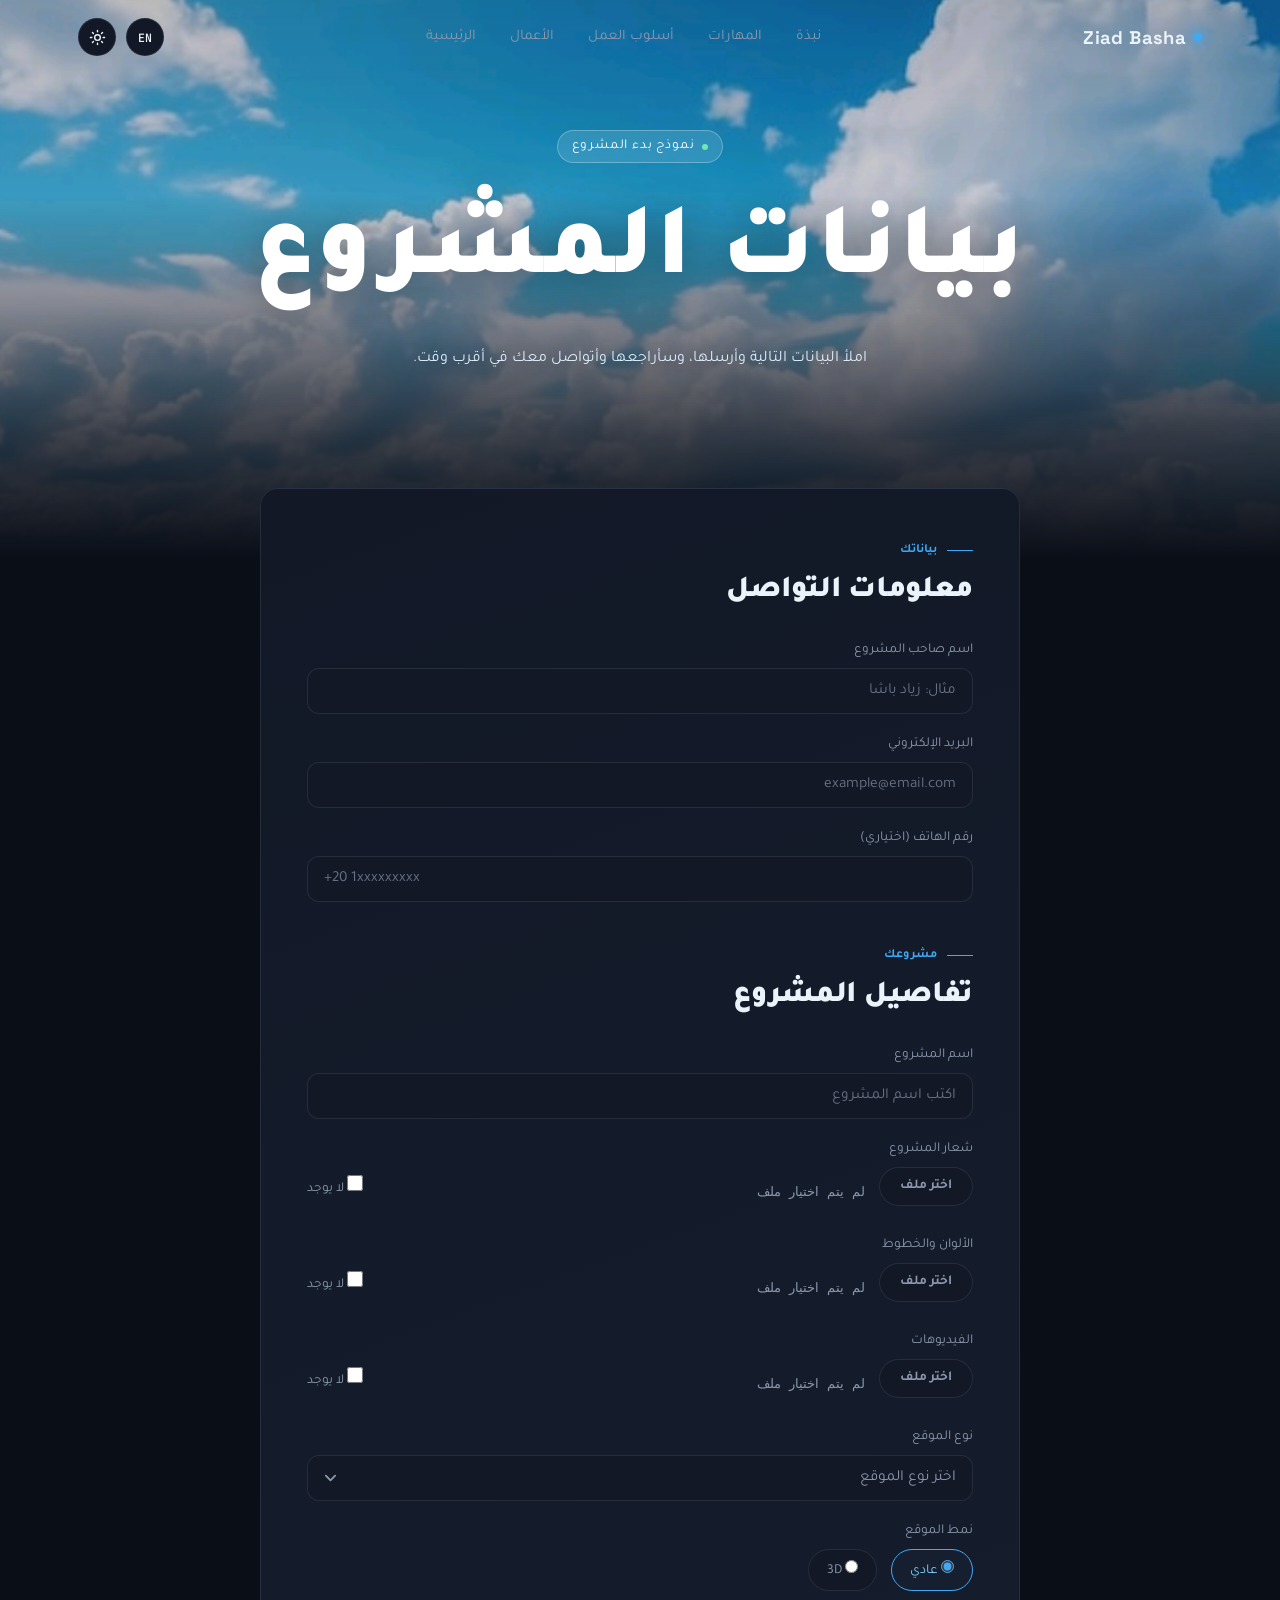
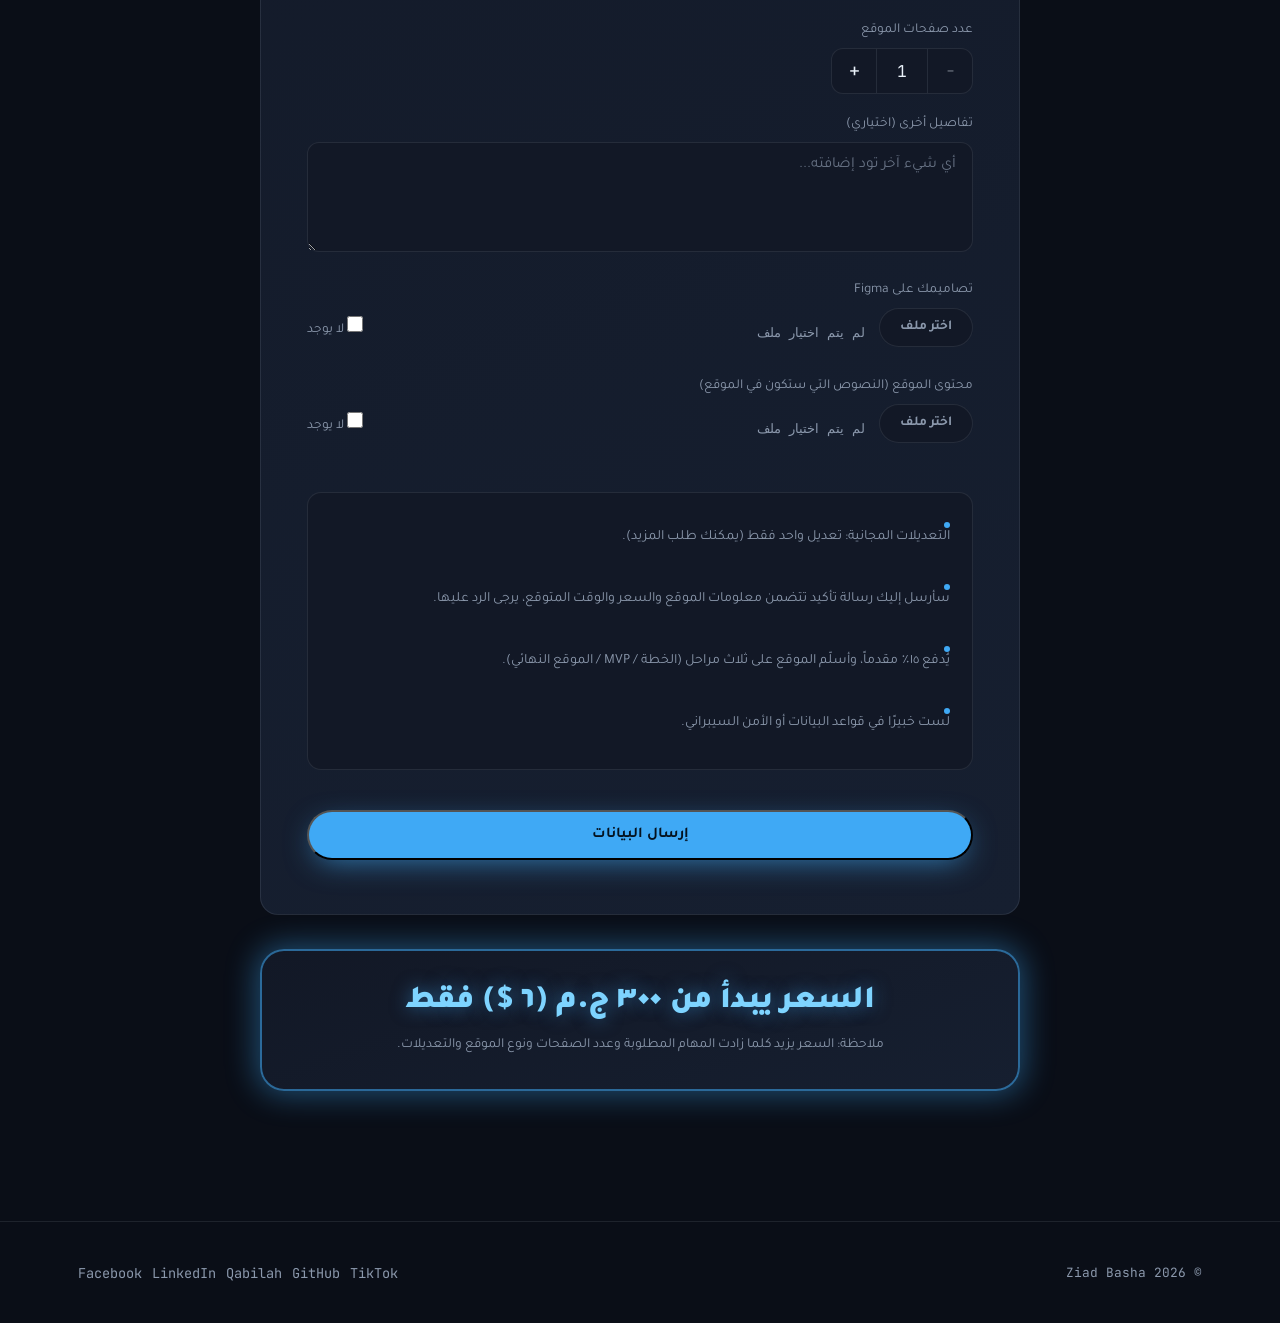
<file: project-data.html>
<!DOCTYPE html>
<html lang="ar" dir="rtl" data-theme="dark">
<head>
<!-- Google tag (gtag.js) -->
<script async src="https://www.googletagmanager.com/gtag/js?id=G-9M1Q1QZ8LZ"></script>
<script>
  window.dataLayer = window.dataLayer || [];
  function gtag(){dataLayer.push(arguments);}
  gtag('js', new Date());

  gtag('config', 'G-9M1Q1QZ8LZ');
</script>

<meta charset="UTF-8">
<meta name="viewport" content="width=device-width, initial-scale=1.0">
<title>بيانات المشروع — Ziad Basha</title>

<!-- Must run before first paint: flags weak devices so heavy effects are skipped -->
<script src="performance.js"></script>

<link rel="preconnect" href="https://fonts.googleapis.com">
<link rel="preconnect" href="https://fonts.gstatic.com" crossorigin>
<link href="https://fonts.googleapis.com/css2?family=Space+Grotesk:wght@400;500;600;700&family=Inter:wght@400;500;600&family=Tajawal:wght@400;500;700;900&family=JetBrains+Mono:wght@400;500&display=swap" rel="stylesheet">

<link rel="icon" type="image/svg+xml" href="ziadbasha_logo.jpg">
<link rel="apple-touch-icon" sizes="180x180" href="ziadbasha_logo.jpg">

<link rel="stylesheet" href="style.css">
</head>
<body>

<div id="glow"></div>

<header id="siteHeader">
  <div class="wrap">
    <nav>
      <a href="index.html" class="logo"><span class="dot"></span>Ziad Basha</a>
      <ul class="nav-links">
        <li><a href="index.html#about" data-i18n="nav_about">نبذة</a></li>
        <li><a href="index.html#skills" data-i18n="nav_skills">المهارات</a></li>
        <li><a href="index.html#process" data-i18n="nav_process">أسلوب العمل</a></li>
        <li><a href="index.html#work" data-i18n="nav_work">الأعمال</a></li>
        <li><a href="index.html" data-i18n="pd_back">الرئيسية</a></li>
      </ul>
      <div class="nav-controls">
        <button class="icon-btn mono" id="langToggle" title="Language">EN</button>
        <button class="icon-btn" id="themeToggle" title="Theme">
          <svg id="themeIcon" viewBox="0 0 24 24" fill="none" stroke="currentColor" stroke-width="2" stroke-linecap="round" stroke-linejoin="round"><circle cx="12" cy="12" r="4"></circle><path d="M12 2v2M12 20v2M4.9 4.9l1.4 1.4M17.7 17.7l1.4 1.4M2 12h2M20 12h2M4.9 19.1l1.4-1.4M17.7 6.3l1.4-1.4"/></svg>
        </button>
      </div>
    </nav>
  </div>
</header>

<section class="hero hero-form" id="top">
  <div class="hero-bg"></div>
  <div class="hero-overlay"></div>
  <div class="hero-inner">
    <div class="eyebrow"><span class="blink"></span><span data-i18n="pd_eyebrow">نموذج بدء المشروع</span></div>
    <h1 class="pd-h1" data-i18n="pd_page_title">بيانات المشروع</h1>
    <p class="pd-sub" data-i18n="pd_sub">املأ البيانات دي وابعتها، وهبدأ أراجعها وأتواصل معك في أقرب وقت.</p>
  </div>
</section>

<main>
  <section id="project-data">
    <div class="wrap">
      <form class="pd-card glass pd-form" action="https://formsubmit.co/ziadbasha.work@gmail.com" method="POST" enctype="multipart/form-data">
        <input type="hidden" name="_subject" value="بيانات مشروع جديد من الموقع">
        <input type="hidden" name="_template" value="table">
        <input type="hidden" name="_captcha" value="false">

        <div class="pd-section">
          <div class="section-tag" data-i18n="pd_user_tag">بياناتك</div>
          <h2 class="section-title" data-i18n="pd_user_title">معلومات التواصل</h2>

          <div class="field">
            <label for="ownerName" data-i18n="pd_name_label">اسم صاحب المشروع</label>
            <input type="text" id="ownerName" name="اسم صاحب المشروع" required data-i18n-placeholder="pd_name_ph" placeholder="مثال: زياد باشا">
          </div>
          <div class="field">
            <label for="ownerEmail" data-i18n="pd_email_label">البريد الإلكتروني</label>
            <input type="email" id="ownerEmail" name="البريد الإلكتروني" required placeholder="example@email.com">
          </div>
          <div class="field">
            <label for="ownerPhone" data-i18n="pd_phone_label">رقم الهاتف (اختياري)</label>
            <input type="tel" id="ownerPhone" name="رقم الهاتف" placeholder="+20 1xxxxxxxxx">
          </div>
        </div>

        <div class="pd-section">
          <div class="section-tag" data-i18n="pd_project_tag">مشروعك</div>
          <h2 class="section-title" data-i18n="pd_project_title">تفاصيل المشروع</h2>

          <div class="field">
            <label for="projectName" data-i18n="pd_pname_label">اسم المشروع</label>
            <input type="text" id="projectName" name="اسم المشروع" required data-i18n-placeholder="pd_pname_ph" placeholder="اكتب اسم المشروع">
          </div>

          <div class="field">
            <label data-i18n="pd_logo_label">شعار المشروع</label>
            <div class="upload-row">
              <label class="upload-btn btn btn-ghost btn-sm" for="logoFile"><span data-i18n="pd_upload_cta">اختر ملف</span></label>
              <input type="file" id="logoFile" name="شعار المشروع" accept=".txt,.md,.pdf,image/*,video/*,.fig" class="visually-hidden">
              <span class="file-name" data-i18n="pd_no_file">لم يتم اختيار ملف</span>
              <label class="none-check">
                <input type="checkbox" class="none-toggle" data-target="logoFile" name="شعار المشروع - ملاحظة" value="لا يوجد">
                <span data-i18n="pd_none">لا يوجد</span>
              </label>
            </div>
          </div>

          <div class="field">
            <label data-i18n="pd_colors_label">الألوان والخطوط</label>
            <div class="upload-row">
              <label class="upload-btn btn btn-ghost btn-sm" for="colorsFile"><span data-i18n="pd_upload_cta">اختر ملف</span></label>
              <input type="file" id="colorsFile" name="الألوان والخطوط" accept=".txt,.md,.pdf,image/*,video/*,.fig" class="visually-hidden">
              <span class="file-name" data-i18n="pd_no_file">لم يتم اختيار ملف</span>
              <label class="none-check">
                <input type="checkbox" class="none-toggle" data-target="colorsFile" name="الألوان والخطوط - ملاحظة" value="لا يوجد">
                <span data-i18n="pd_none">لا يوجد</span>
              </label>
            </div>
          </div>

          <!-- Videos: own unique id (was a duplicate of "colorsFile") -->
          <div class="field">
            <label data-i18n="pd_video_label">الفيديوهات</label>
            <div class="upload-row">
              <label class="upload-btn btn btn-ghost btn-sm" for="videosFile"><span data-i18n="pd_upload_cta">اختر ملف</span></label>
              <input type="file" id="videosFile" name="الفيديوهات" accept=".txt,.md,.pdf,image/*,video/*,.fig" class="visually-hidden">
              <span class="file-name" data-i18n="pd_no_file">لم يتم اختيار ملف</span>
              <label class="none-check">
                <input type="checkbox" class="none-toggle" data-target="videosFile" name="الفيديوهات - ملاحظة" value="لا يوجد">
                <span data-i18n="pd_none">لا يوجد</span>
              </label>
            </div>
          </div>

          <div class="field">
            <label data-i18n="pd_type_label">نوع الموقع</label>
            <div class="custom-select" id="typeSelect">
              <button type="button" class="cs-trigger">
                <span class="cs-value" data-i18n="pd_type_placeholder">اختر نوع الموقع</span>
                <svg class="cs-chevron" width="13" height="13" viewBox="0 0 14 14" fill="none" stroke="currentColor" stroke-width="2" stroke-linecap="round" stroke-linejoin="round"><path d="M2 4l5 5 5-5"/></svg>
              </button>
              <ul class="cs-list" role="listbox">
                <li class="cs-option" role="option" data-value="تعليمي" data-i18n="pd_type_edu">تعليمي</li>
                <li class="cs-option" role="option" data-value="متجر إلكتروني" data-i18n="pd_type_store">متجر إلكتروني</li>
                <li class="cs-option" role="option" data-value="موقع شخصي" data-i18n="pd_type_personal">موقع شخصي</li>
                <li class="cs-option" role="option" data-value="مدونة" data-i18n="pd_type_blog">مدونة</li>
                <li class="cs-option" role="option" data-value="تطبيق ويب" data-i18n="pd_type_webapp">تطبيق ويب</li>
                <li class="cs-option" role="option" data-value="موقع تعريفي لشركة أو مؤسسة أو مكان" data-i18n="pd_type_company">موقع تعريفي لشركة أو مؤسسة أو مكان</li>
              </ul>
              <input type="hidden" name="نوع الموقع" id="typeValue">
            </div>
            <span class="field-error" data-i18n="pd_type_error">من فضلك اختر نوع الموقع</span>
          </div>

          <div class="field">
            <label data-i18n="pd_style_label">نمط الموقع</label>
            <div class="radio-row">
              <label class="radio-pill">
                <input type="radio" name="نمط الموقع" value="عادي" checked>
                <span data-i18n="pd_style_normal">عادي</span>
              </label>
              <label class="radio-pill">
                <input type="radio" name="نمط الموقع" value="3D">
                <span>3D</span>
              </label>
            </div>
          </div>

          <div class="field">
            <label data-i18n="pd_pages_label">عدد صفحات الموقع</label>
            <div class="stepper" id="pagesStepper">
              <button type="button" class="stepper-btn" data-action="dec" aria-label="-">−</button>
              <span class="stepper-value" id="pagesValue">1</span>
              <button type="button" class="stepper-btn" data-action="inc" aria-label="+">+</button>
              <input type="hidden" name="عدد صفحات الموقع" id="pagesInput" value="1">
            </div>
          </div>

          <div class="field">
            <label for="otherDetails" data-i18n="pd_details_label">تفاصيل أخرى (اختياري)</label>
            <textarea id="otherDetails" name="تفاصيل أخرى" data-i18n-placeholder="pd_details_ph" placeholder="أي حاجة تانية حابب تقولّها..."></textarea>
          </div>

          <div class="field">
            <label data-i18n="pd_figma_label">تصاميمك على Figma</label>
            <div class="upload-row">
              <label class="upload-btn btn btn-ghost btn-sm" for="figmaFile"><span data-i18n="pd_upload_cta">اختر ملف</span></label>
              <input type="file" id="figmaFile" name="تصاميم Figma" accept=".txt,.md,.pdf,image/*,video/*,.fig" class="visually-hidden">
              <span class="file-name" data-i18n="pd_no_file">لم يتم اختيار ملف</span>
              <label class="none-check">
                <input type="checkbox" class="none-toggle" data-target="figmaFile" name="تصاميم Figma - ملاحظة" value="لا يوجد">
                <span data-i18n="pd_none">لا يوجد</span>
              </label>
            </div>
          </div>

          <div class="field">
            <label data-i18n="pd_content_label">محتوى الموقع</label>
            <div class="upload-row">
              <label class="upload-btn btn btn-ghost btn-sm" for="contentFile"><span data-i18n="pd_upload_cta">اختر ملف</span></label>
              <input type="file" id="contentFile" name="محتوى الموقع" accept=".txt,.md,.pdf,image/*,video/*,.fig" class="visually-hidden">
              <span class="file-name" data-i18n="pd_no_file">لم يتم اختيار ملف</span>
              <label class="none-check">
                <input type="checkbox" class="none-toggle" data-target="contentFile" name="محتوى الموقع - ملاحظة" value="لا يوجد">
                <span data-i18n="pd_none">لا يوجد</span>
              </label>
            </div>
          </div>
        </div>

        <div class="pd-notes">
          <ul>
            <li data-i18n="pd_note1">التعديلات المجانية: واحد فقط (يمكنك الزيادة عليها).</li>
            <li data-i18n="pd_note2">سيتم إرسال رسالة تأكيد لك فيها معلومات الموقع والسعر والوقت المتوقع، يرجى الرد عليها.</li>
            <li data-i18n="pd_note3">يتم دفع ١٥٪ مقدماً، ويتم إرسال الموقع على ثلاث مراحل (الخطة / MVP / الموقع النهائي).</li>
            <li data-i18n="pd_note4">لست خبيرًا في قواعد البيانات أو الأمن السيبراني.</li>
          </ul>
        </div>

        <!-- Shown by form-submit.js when sending fails; the form stays filled so nothing is lost -->
        <p class="pd-form-error" role="alert" hidden data-i18n="pd_error">تعذّر إرسال البيانات. تحقق من اتصالك بالإنترنت وحاول مرة أخرى.</p>

        <button type="submit" class="btn btn-primary pd-submit" data-i18n="pd_submit">إرسال البيانات</button>
      </form>

      <!-- Translated success message (uses the existing pd_success_* keys); revealed by form-submit.js -->
      <div class="pd-success pd-card glass" role="status" aria-live="polite" hidden>
        <div class="pd-success-icon" aria-hidden="true">
          <svg viewBox="0 0 24 24" fill="none" stroke="currentColor" stroke-width="3" stroke-linecap="round" stroke-linejoin="round"><path d="M5 12.5l4.5 4.5L19 7.5"/></svg>
        </div>
        <h2 data-i18n="pd_success_title">تم استلام بياناتك 🎉</h2>
        <p data-i18n="pd_success_sub">وصلتني كل التفاصيل، وهتواصل معاك قريب جداً.</p>
        <a href="index.html" class="btn btn-primary btn-sm" data-i18n="pd_back">الرئيسية</a>
      </div>

      <div class="pd-price glass">
        <p class="pd-price-main" data-i18n="pd_price_main">السعر يبدأ من ٣٠٠ ج.م (٦ $) فقط</p>
        <p class="pd-price-sub" data-i18n="pd_price_sub">ملاحظة: السعر يزيد كلما زادت المهام المطلوبة وعدد الصفحات ونوع الموقع والتعديلات.</p>
      </div>
    </div>
  </section>

</main>

<footer>
  <div class="wrap" style="display:flex;align-items:center;justify-content:space-between;flex-wrap:wrap;gap:16px;width:100%;">
    <span class="fmono">© 2026 Ziad Basha</span>
    <div class="footer-socials mono">
      <a href="https://www.facebook.com/share/1bwSuk9KUU/">Facebook</a>
      <a href="https://www.linkedin.com/in/ziad-basha-b34b5735a?utm_source=share_via&utm_content=profile&utm_medium=member_android">LinkedIn</a>
      <a href="https://qabilah.com/profile/ziadbasha/professional-profile">Qabilah</a>
      <a href="https://github.com/ziadbasha099">GitHub</a>
      <a href="https://vm.tiktok.com/ZS9SXktWSpsrh-JXEkh/">TikTok</a>
    </div>
  </div>
</footer>

<script src="app.js"></script>
<!-- After app.js: app.js validates first, then this sends the form in the background -->
<script src="form-submit.js"></script>
</body>
</html>
</file>
<file: style.css>
/* ============ TOKENS ============ */
:root{
  --bg:#0A0E17;
  --surface:#121826;
  --surface-2:#161f30;
  --line:rgba(234,242,250,0.09);
  --text:#EAF2FA;
  --text-dim:#8B98AC;
  --accent:#3FA9F5;
  --accent-2:#7ED4FF;
  --accent-rgb:63,169,245;
  --font-display:'Space Grotesk', sans-serif;
  --font-body:'Inter', sans-serif;
  --font-mono:'JetBrains Mono', monospace;
  --font-ar:'Tajawal', sans-serif;
  --radius:18px;
  --ease:cubic-bezier(.16,.84,.44,1);
}
html[data-theme="light"]{
  --bg:#F3F7FB;
  --surface:#FFFFFF;
  --surface-2:#EAF1F8;
  --line:rgba(15,23,32,0.08);
  --text:#0F1720;
  --text-dim:#5B6B7F;
  --accent:#1E88D6;
  --accent-2:#0AA0C7;
  --accent-rgb:30,136,214;
}
*{margin:0;padding:0;box-sizing:border-box;}
html{scroll-behavior:smooth;}
body{
  background:var(--bg);
  color:var(--text);
  font-family:var(--font-body);
  overflow-x:hidden;
  transition:background .5s var(--ease), color .5s var(--ease);
}
html[lang="ar"] body{font-family:var(--font-ar);}
html[lang="ar"] .mono{font-family:var(--font-mono);direction:ltr;display:inline-block;}
img{max-width:100%;display:block;}
a{color:inherit;text-decoration:none;}
ul{list-style:none;}
button{font:inherit;cursor:pointer;}
::selection{background:var(--accent);color:#fff;}

.wrap{max-width:1180px;margin:0 auto;padding:0 28px;}

/* ============ CURSOR GLOW ============ */
#glow{
  position:fixed;top:0;left:0;width:520px;height:520px;
  background:radial-gradient(circle, rgba(var(--accent-rgb),0.14), transparent 70%);
  border-radius:50%;pointer-events:none;z-index:1;
  transform:translate(-50%,-50%);
  transition:opacity .3s ease;
  will-change:transform;
}

/* ============ NAV ============ */
header{
  position:fixed;top:0;left:0;right:0;z-index:100;
  padding:18px 0;
  transition:background .4s var(--ease), backdrop-filter .4s var(--ease), border-color .4s;
  border-bottom:1px solid transparent;
}
header.scrolled{
  background:rgba(10,14,23,0.72);
  backdrop-filter:blur(16px) saturate(140%);
  -webkit-backdrop-filter:blur(16px) saturate(140%);
  border-bottom:1px solid var(--line);
}
html[data-theme="light"] header.scrolled{background:rgba(243,247,251,0.78);}
nav{display:flex;align-items:center;justify-content:space-between;gap:20px;}
.logo{
  font-family:var(--font-display);
  font-weight:700;font-size:1.15rem;letter-spacing:.02em;
  display:flex;align-items:center;gap:8px;
}
.logo .dot{width:8px;height:8px;border-radius:50%;background:var(--accent);
  box-shadow:0 0 12px 2px var(--accent);}
.nav-links{display:flex;align-items:center;gap:34px;}
.nav-links a{
  font-size:.92rem;color:var(--text-dim);position:relative;
  transition:color .3s;
}
.nav-links a::after{
  content:'';position:absolute;bottom:-6px;left:0;width:0;height:1px;
  background:var(--accent);transition:width .3s var(--ease);
}
.nav-links a:hover{color:var(--text);}
.nav-links a:hover::after{width:100%;}
.nav-controls{display:flex;align-items:center;gap:10px;}
.icon-btn{
  width:38px;height:38px;border-radius:50%;
  border:1px solid var(--line);background:var(--surface);
  color:var(--text);display:flex;align-items:center;justify-content:center;
  transition:border-color .3s, transform .3s var(--ease), background .3s;
  font-family:var(--font-mono);font-size:.72rem;font-weight:600;
}
.icon-btn:hover{border-color:var(--accent);transform:translateY(-2px);}
.icon-btn svg{width:17px;height:17px;}
.burger{display:none;}

/* ============ HERO ============ */
.hero{
  position:relative;min-height:100vh;display:flex;align-items:flex-end;
  overflow:hidden;
}
.hero-bg{
  position:absolute;inset:0;
  background-image:url('hero-bg.jpg');
  background-size:cover;background-position:center;
  transform:scale(1.08);
  will-change:transform;
  /* Slow, subtle drift (like moving clouds): ~7% zoom over 40s */
  animation:kenburns 40s ease-in-out infinite alternate;
}
@keyframes kenburns{
  0%{transform:scale(1.08) translate3d(0,0,0);}
  100%{transform:scale(1.15) translate3d(-1%,-.6%,0);}
}
.hero-overlay{
  position:absolute;inset:0;
  background:linear-gradient(180deg, rgba(6,12,22,0.25) 0%, rgba(6,12,22,0.15) 35%, rgba(6,10,18,0.75) 78%, var(--bg) 100%);
}
html[data-theme="light"] .hero-overlay{
  background:linear-gradient(180deg, rgba(10,20,35,0.18) 0%, rgba(10,20,35,0.08) 35%, rgba(243,247,251,0.85) 82%, var(--bg) 100%);
}
.hero-inner{
  position:relative;z-index:2;width:100%;
  padding:0 28px 8vh;
  max-width:1180px;margin:0 auto;
}
.eyebrow{
  font-family:var(--font-mono);
  font-size:.8rem;letter-spacing:.06em;color:#fff;
  background:rgba(255,255,255,0.12);
  border:1px solid rgba(255,255,255,0.28);
  backdrop-filter:blur(8px);
  display:inline-flex;align-items:center;gap:8px;
  padding:7px 14px;border-radius:100px;
  margin-bottom:26px;
  opacity:0;animation:fadeUp .8s .2s var(--ease) forwards;
}
html[lang="ar"] .eyebrow{font-family:var(--font-ar);font-size:.85rem;}
.eyebrow .blink{width:6px;height:6px;border-radius:50%;background:#6EE7B7;animation:blink 1.6s infinite;}
@keyframes blink{0%,100%{opacity:1;}50%{opacity:.25;}}

.hero h1{
  font-family:var(--font-display);
  font-weight: 800;
  font-size:clamp(2.8rem, 8vw, 6.4rem);
  line-height:0.98;letter-spacing:-.02em;
  color:#fff;
  text-shadow:0 4px 40px rgba(0,0,0,.35);
}
html[lang="ar"] .hero h1{font-family:var(--font-ar);font-weight:900;letter-spacing:.02em;line-height:1.35;}
.hero h1 .line{display:block;overflow:visible;}
.hero h1 .line span{
  display:inline-block;
  transform:translateY(110%);
  animation:riseUp .9s var(--ease) forwards;
}
.hero h1 .line:nth-child(1) span{animation-delay:.35s;}
.hero h1 .line:nth-child(2) span{animation-delay:.5s;color:var(--accent-2);}
html[lang="ar"] .hero h1 .line{margin-bottom:.12em;}
@keyframes riseUp{to{transform:translateY(0);}}

.hero-role{
  margin-top:26px;font-family:var(--font-mono);color:#DCEBFA;
  font-size:clamp(.95rem,2vw,1.15rem);
  height:1.6em;overflow:hidden;position:relative;
  opacity:0;animation:fadeUp .8s .8s var(--ease) forwards;
}
html[lang="ar"] .hero-role{font-family:var(--font-ar);}
#role-text{color:var(--accent-2);}

.hero-cta{
  margin-top:44px;display:flex;gap:16px;flex-wrap:wrap;
  opacity:0;animation:fadeUp .8s 1s var(--ease) forwards;
}
.btn{
  padding:14px 28px;border-radius:100px;font-size:.94rem;font-weight:600;
  display:inline-flex;align-items:center;gap:8px;
  transition:transform .35s var(--ease), box-shadow .35s var(--ease), background .3s;
}
.btn-primary{
  background:var(--accent);color:#04121f;
  box-shadow:0 8px 30px -8px rgba(var(--accent-rgb),0.7);
}
.btn-primary:hover{transform:translateY(-3px);box-shadow:0 14px 36px -8px rgba(var(--accent-rgb),0.85);}
.btn-ghost{
  color:var(--text);border:1px solid rgba(255,255,255,0.35);
  background:rgba(255,255,255,0.06);backdrop-filter:blur(6px);
}
.btn-ghost:hover{border-color:#fff;transform:translateY(-3px);}

@keyframes fadeUp{from{opacity:0;transform:translateY(16px);}to{opacity:1;transform:translateY(0);}}

.hero.hero-form{min-height:54vh;align-items:center;}
.hero.hero-form .hero-inner{text-align:center;padding-bottom:6vh;}
.hero.hero-form .eyebrow{margin-inline:auto;}
.pd-h1{
  font-family:var(--font-display);font-weight:800;color:#fff;
  font-size:clamp(2.2rem,6vw,4rem);line-height:1.05;letter-spacing:-.02em;
  text-shadow:0 4px 40px rgba(0,0,0,.35);
  opacity:0;animation:fadeUp .8s .35s var(--ease) forwards;
}
html[lang="ar"] .pd-h1{font-family:var(--font-ar);font-weight:900;}
.pd-sub{
  margin-top:18px;color:#DCEBFA;max-width:560px;margin-inline:auto;line-height:1.8;
  opacity:0;animation:fadeUp .8s .55s var(--ease) forwards;
  text-shadow:0 2px 14px rgba(0,0,0,.35);
}
html[lang="ar"] .pd-sub{font-family:var(--font-ar);}
html[data-theme="light"] .pd-sub{
  color:#0F1720;
  text-shadow:0 1px 10px rgba(255,255,255,.55);
}

.scroll-cue{
  position:absolute;bottom:28px;left:50%;transform:translateX(-50%);
  z-index:2;color:#fff;opacity:.8;
  display:flex;flex-direction:column;align-items:center;gap:6px;
  font-family:var(--font-mono);font-size:.68rem;letter-spacing:.15em;
  animation:bob 2.2s ease-in-out infinite;
}
@keyframes bob{0%,100%{transform:translate(-50%,0);}50%{transform:translate(-50%,8px);}}

/* ============ REVEAL ============ */
.reveal{opacity:0;transform:translateY(36px);transition:opacity .9s var(--ease), transform .9s var(--ease);}
.reveal.in{opacity:1;transform:translateY(0);}
.reveal-stagger > *{opacity:0;transform:translateY(30px);transition:opacity .7s var(--ease), transform .7s var(--ease);}
.reveal-stagger.in > *{opacity:1;transform:translateY(0);}
.reveal-stagger.in > *:nth-child(1){transition-delay:.05s;}
.reveal-stagger.in > *:nth-child(2){transition-delay:.14s;}
.reveal-stagger.in > *:nth-child(3){transition-delay:.23s;}
.reveal-stagger.in > *:nth-child(4){transition-delay:.32s;}
.reveal-stagger.in > *:nth-child(5){transition-delay:.41s;}
.reveal-stagger.in > *:nth-child(6){transition-delay:.5s;}

/* ============ SECTION SHARED ============ */
section{position:relative;padding:130px 0;z-index:2;}
.section-tag{
  font-family:var(--font-mono);font-size:.78rem;letter-spacing:.12em;
  color:var(--accent);text-transform:uppercase;margin-bottom:16px;
  display:flex;align-items:center;gap:10px;
}
html[lang="ar"] .section-tag{font-family:var(--font-ar);letter-spacing:0;font-weight:700;}
.section-tag::before{content:'';width:26px;height:1px;background:var(--accent);}
.section-title{
  font-family:var(--font-display);font-weight:600;
  font-size:clamp(1.9rem,4vw,3rem);letter-spacing:-.01em;
  max-width:720px;
}
html[lang="ar"] .section-title{font-family:var(--font-ar);font-weight:900;}
.section-sub{color:var(--text-dim);font-size:1.02rem;max-width:560px;margin-top:16px;line-height:1.75;}

/* glass card */
.glass{
  background:linear-gradient(160deg, var(--surface), var(--surface-2));
  border:1px solid var(--line);
  border-radius:var(--radius);
  transition:transform .5s var(--ease), border-color .4s, box-shadow .5s var(--ease);
}
.glass:hover{border-color:rgba(var(--accent-rgb),0.45);box-shadow:0 20px 50px -20px rgba(var(--accent-rgb),0.35);}

/* ============ ABOUT ============ */
.about-grid{
  display:grid;grid-template-columns:1fr 1.2fr;gap:64px;align-items:center;margin-top:64px;
}
.about-visual{
  position:relative;aspect-ratio:1/1.05;border-radius:26px;overflow:hidden;
  background:linear-gradient(150deg,var(--surface-2),var(--surface));
  border:1px solid var(--line);
  display:flex;align-items:center;justify-content:center;
}
.about-visual .initials{
  font-family:var(--font-display);font-weight:700;font-size:7rem;
  background:linear-gradient(160deg,var(--accent),var(--accent-2));
  -webkit-background-clip:text;background-clip:text;color:transparent;
}
.about-visual .ring{
  position:absolute;inset:14px;border:1px dashed rgba(var(--accent-rgb),.35);
  border-radius:20px;animation:spin 40s linear infinite;
}
@keyframes spin{to{transform:rotate(360deg);}}
.about-text p{color:var(--text-dim);font-size:1.05rem;line-height:1.9;margin-bottom:18px;}
.stats{display:grid;grid-template-columns:repeat(3,1fr);gap:20px;margin-top:34px;}
.stat b{
  font-family:var(--font-display);font-size:2.1rem;font-weight:700;color:var(--text);
  display:block;
}
.stat span{font-size:.82rem;color:var(--text-dim);}

/* ============ SKILLS ============ */
.skills-grid{display:flex;flex-wrap:wrap;gap:12px;margin-top:50px;}
.skill-pill{
  padding:12px 20px;border-radius:100px;
  font-family:var(--font-mono);font-size:.88rem;
  background:var(--surface);border:1px solid var(--line);
  display:flex;align-items:center;gap:10px;
  transition:transform .35s var(--ease), border-color .3s, background .3s;
}
html[lang="ar"] .skill-pill{font-family:var(--font-ar);}
.skill-pill:hover{transform:translateY(-4px) scale(1.03);border-color:var(--accent);background:var(--surface-2);}
.skill-pill .lvl{width:6px;height:6px;border-radius:50%;background:var(--accent);}

/* ============ PROCESS ============ */
.process-list{margin-top:60px;border-top:1px solid var(--line);}
.process-item{
  display:grid;grid-template-columns:90px 1fr;gap:30px;
  padding:34px 0;border-bottom:1px solid var(--line);
  transition:background .3s;
}
.process-item:hover{background:rgba(var(--accent-rgb),0.04);}
.process-num{font-family:var(--font-mono);font-size:1rem;color:var(--accent);padding-top:4px;}
.process-item h3{font-family:var(--font-display);font-size:1.3rem;font-weight:600;margin-bottom:8px;}
html[lang="ar"] .process-item h3{font-family:var(--font-ar);}
.process-item p{color:var(--text-dim);max-width:560px;line-height:1.7;}

/* ============ WORK ============ */
.work-grid{display:grid;grid-template-columns:repeat(2,1fr);gap:26px;margin-top:60px;}
.work-card{padding:0;overflow:hidden;cursor:pointer;display:block;}
.work-thumb{
  height:230px;position:relative;overflow:hidden;
  display:flex;align-items:center;justify-content:center;
  background:linear-gradient(135deg,var(--surface-2),var(--surface));
}
.work-thumb::before{
  content:'';position:absolute;inset:0;z-index:2;pointer-events:none;
  background:radial-gradient(circle at 30% 20%, rgba(var(--accent-rgb),.25), transparent 60%);
  transition:opacity .5s;
}
.work-card:hover .work-thumb::before{opacity:1.4;}
.work-thumb .glyph{
  font-family:var(--font-display);font-weight:700;font-size:2.6rem;color:var(--text-dim);
  transition:transform .5s var(--ease), color .4s;
  position:relative;z-index:1;
}
.work-card:hover .glyph{transform:scale(1.15) rotate(-4deg);color:var(--accent-2);}

/* live link-preview thumbnails */
.work-thumb.has-preview{background:var(--surface-2);}
.work-thumb-img{
  position:absolute;inset:0;width:100%;height:100%;
  object-fit:cover;object-position:top center;z-index:1;
  transition:transform .6s var(--ease), filter .4s;
  filter:saturate(1.02);
}
.work-card:hover .work-thumb-img{transform:scale(1.07);}
.work-thumb.has-preview::after{
  content:'';position:absolute;inset:0;z-index:1;
  background:linear-gradient(180deg, rgba(0,0,0,0) 55%, rgba(0,0,0,.45) 100%);
  pointer-events:none;
}
.work-body{padding:24px 26px 28px;}
.work-body .cat{font-family:var(--font-mono);font-size:.72rem;color:var(--accent);letter-spacing:.08em;}
.work-body h3{font-family:var(--font-display);font-size:1.25rem;font-weight:600;margin:8px 0 6px;}
html[lang="ar"] .work-body h3{font-family:var(--font-ar);}
.work-body p{color:var(--text-dim);font-size:.9rem;}

/* ============ FEATURED WORK CARD (حدود مضيئة متحركة) ============ */
/* Registering the angle lets the browser animate the gradient rotation */
@property --glow-angle{
  syntax:'<angle>';
  initial-value:0deg;
  inherits:false;
}

.work-card--featured{
  --glow-border-width:2px;       /* سُمك الحد المضيء */
  --glow-spin-duration:5s;       /* مدة دورة الدوران */
  --glow-pulse-duration:3s;      /* مدة نبض التوهج الخارجي */
  --glow-inner-blur:14px;        /* نعومة التوهج الداخلي */
  border-color:transparent;
  animation:featuredPulse var(--glow-pulse-duration) ease-in-out infinite;
}

/* ::before = sharp animated border, ::after = same border blurred for the glow */
.work-card--featured::before,
.work-card--featured::after{
  content:'';
  position:absolute;
  inset:0;
  z-index:3;
  padding:var(--glow-border-width);
  border-radius:inherit;
  pointer-events:none;
  background:conic-gradient(
    from var(--glow-angle),
    transparent 0deg,
    var(--accent) 80deg,
    var(--accent-2) 150deg,
    transparent 230deg,
    transparent 360deg
  );
  /* Keep only the ring: mask out the content box */
  -webkit-mask:linear-gradient(#000 0 0) content-box, linear-gradient(#000 0 0);
  -webkit-mask-composite:xor;
  mask:linear-gradient(#000 0 0) content-box exclude, linear-gradient(#000 0 0);
  animation:featuredSpin var(--glow-spin-duration) linear infinite;
}
.work-card--featured::after{
  filter:blur(var(--glow-inner-blur));
  opacity:.85;
}

.work-card--featured:hover{
  box-shadow:0 0 50px -4px rgba(var(--accent-rgb),.75);
}

@keyframes featuredSpin{ to{ --glow-angle:360deg; } }
@keyframes featuredPulse{
  0%,100%{ box-shadow:0 0 22px -6px rgba(var(--accent-rgb),.45); }
  50%    { box-shadow:0 0 42px -2px rgba(var(--accent-rgb),.75); }
}

/* Respect users who prefer reduced motion: static glow, no spinning */
@media (prefers-reduced-motion: reduce){
  .work-card--featured,
  .work-card--featured::before,
  .work-card--featured::after{ animation:none !important; }
}

/* ▼▼▼ WORK-CARDS START — الصق هذا الجزء في style.css بعد قسم "WORK" ▼▼▼ */

/* Card is no longer a single <a>: the title link is stretched over the whole card,
   so interactive children (the GitHub button) can live inside without invalid nested links. */
.work-card{position:relative;display:flex;flex-direction:column;}
.work-body{display:flex;flex-direction:column;flex:1;}
.work-link{color:inherit;}
.work-link::after{content:'';position:absolute;inset:0;z-index:2;}
.work-link:focus-visible{outline:2px solid var(--accent);outline-offset:4px;border-radius:4px;}

/* Tools used: reuses the look of the skills pills, in a compact size */
.work-tools{
  display:flex;flex-wrap:wrap;gap:8px;
  margin-top:auto;padding-top:18px;
}
.tool-tag{
  padding:6px 12px;border-radius:100px;
  font-family:var(--font-mono);font-size:.74rem;direction:ltr;
  background:var(--surface);border:1px solid var(--line);color:var(--text);
  transition:border-color .3s, background .3s;
}
.work-card:hover .tool-tag{border-color:rgba(var(--accent-rgb),.45);}

/* Black GitHub button — sits above the stretched link (z-index 2) and the glow ring (3) */
.work-actions{margin-top:16px;position:relative;z-index:4;}
.btn-github{
  background:#000;color:#fff;
  border:1px solid rgba(255,255,255,.22);
  box-shadow:0 8px 24px -10px rgba(0,0,0,.8);
}
.btn-github:hover{transform:translateY(-3px);border-color:#fff;box-shadow:0 14px 30px -10px rgba(0,0,0,.9);}
.btn-github svg{flex-shrink:0;}

/* ▲▲▲ WORK-CARDS END ▲▲▲ */

/* ▼▼▼ WORK-DETAILS START — problem / solution text with a "more" button (see app.js) ▼▼▼ */
.work-details{
  /* Tunable: how many text lines stay visible before the "more" button appears */
  --work-details-lines:2;
  --work-details-line-height:1.8;
  --work-details-collapsed-height:calc(var(--work-details-lines) * var(--work-details-line-height) * 1em);
  --work-details-fade:2.2em;
  margin-top:14px;
  font-size:.9rem;line-height:var(--work-details-line-height);
  color:var(--text-dim);
}
.work-details p{font-size:inherit;margin:0 0 .5em;}
.work-details strong{color:var(--text);font-weight:600;}
.work-details ol{margin:0;padding-inline-start:1.5em;list-style:decimal;}
.work-details li{margin-bottom:.15em;}
/* Applied by JS only when the text is taller than the limit; no-JS visitors see it in full */
.work-details--clamp:not(.is-expanded){
  max-height:var(--work-details-collapsed-height);overflow:hidden;
  -webkit-mask-image:linear-gradient(#000 calc(100% - var(--work-details-fade)), transparent);
  mask-image:linear-gradient(#000 calc(100% - var(--work-details-fade)), transparent);
}
/* Sits above the stretched card link (z-index 2) and the glow ring (3) */
.work-more{
  position:relative;z-index:4;align-self:flex-start;
  display:inline-flex;align-items:center;gap:6px;
  margin-top:6px;padding:6px 0;
  background:none;border:none;color:var(--accent);
  font-family:var(--font-mono);font-size:.78rem;letter-spacing:.04em;
  transition:color .3s;
}
html[lang="ar"] .work-more{font-family:var(--font-ar);font-size:.85rem;letter-spacing:0;font-weight:700;}
.work-more[hidden]{display:none;}
.work-more:hover{color:var(--accent-2);}
.work-more:focus-visible{outline:2px solid var(--accent);outline-offset:4px;border-radius:4px;}
.work-more__chevron{flex-shrink:0;transition:transform .3s var(--ease);}
.work-more[aria-expanded="true"] .work-more__chevron{transform:rotate(180deg);}
.work-more[aria-expanded="true"] .work-more__label--more,
.work-more[aria-expanded="false"] .work-more__label--less{display:none;}
/* ▲▲▲ WORK-DETAILS END ▲▲▲ */

/* ============ CONTACT ============ */
.contact-box{
  margin-top:60px;padding:70px 50px;text-align:center;position:relative;overflow:hidden;
}
.contact-box::before{
  content:'';position:absolute;top:-50%;left:50%;transform:translateX(-50%);
  width:600px;height:600px;border-radius:50%;
  background:radial-gradient(circle, rgba(var(--accent-rgb),.16), transparent 70%);
}
.contact-box h2{
  font-family:var(--font-display);font-weight:700;font-size:clamp(1.8rem,4.5vw,3.1rem);
  position:relative;z-index:1;margin-bottom:20px;
}
html[lang="ar"] .contact-box h2{font-family:var(--font-ar);font-weight:900;}
.contact-box p{color:var(--text-dim);max-width:460px;margin:0 auto 34px;position:relative;z-index:1;}
.contact-links{display:flex;gap:16px;justify-content:center;flex-wrap:wrap;position:relative;z-index:1;}

/* ============ PROJECT-DATA FORM ============ */
#project-data{padding-top:0;}
.pd-card{
  margin-top:-70px;position:relative;z-index:3;
  padding:54px 46px;max-width:760px;margin-inline:auto;
}
.pd-section{margin-bottom:46px;}
.pd-section:last-of-type{margin-bottom:34px;}
.pd-section .section-title{margin-top:10px;margin-bottom:32px;font-size:clamp(1.4rem,3vw,1.9rem);}
.field{margin-bottom:22px;}
.field label{display:block;font-size:.85rem;color:var(--text-dim);margin-bottom:9px;font-family:var(--font-mono);letter-spacing:.02em;}
html[lang="ar"] .field label{font-family:var(--font-ar);letter-spacing:0;}
.field input[type=text],
.field input[type=email],
.field input[type=tel],
.field select,
.field textarea{
  width:100%;padding:13px 16px;border-radius:12px;
  background:var(--surface);border:1px solid var(--line);color:var(--text);
  font-family:inherit;font-size:.96rem;
  transition:border-color .3s, background .3s;
}
.field input::placeholder,.field textarea::placeholder{color:var(--text-dim);opacity:.7;}
.field input:focus,.field select:focus,.field textarea:focus{outline:none;border-color:var(--accent);background:var(--surface-2);}
.field select{
  appearance:none;-webkit-appearance:none;cursor:pointer;
  background-image:url("data:image/svg+xml;utf8,<svg xmlns='http://www.w3.org/2000/svg' width='14' height='14' fill='none' stroke='%238B98AC' stroke-width='2'><path d='M2 4l5 5 5-5'/></svg>");
  background-repeat:no-repeat;background-position:left 16px center;
  padding-inline-start:40px;
}
html[dir="rtl"] .field select{background-position:right 16px center;padding-inline-end:40px;padding-inline-start:16px;}
.field textarea{resize:vertical;min-height:110px;}

.pd-notes{
  margin:-6px 0 30px;padding:20px 22px;border-radius:14px;
  background:var(--surface);border:1px solid var(--line);
}
.pd-notes ul{display:flex;flex-direction:column;gap:12px;}
.pd-notes li{
 padding: 13px; position:relative;padding-inline-start:22px;
  font-size:.88rem;line-height:1.7;color:var(--text-dim);
}
html[dir="rtl"] .pd-notes li{padding-inline-start:0;padding-inline-end:22px;}
.pd-notes li::before{
  content:'';position:absolute;top:9px;inset-inline-start:0;
  width:6px;height:6px;border-radius:50%;background:var(--accent);
}

/* custom dropdown (replaces native <select> for full theming control) */
.custom-select{position:relative;}
.cs-trigger{
  width:100%;display:flex;align-items:center;justify-content:space-between;gap:10px;
  padding:13px 16px;border-radius:12px;
  background:var(--surface);border:1px solid var(--line);color:var(--text);
  font-family:inherit;font-size:.96rem;text-align:start;cursor:pointer;
  transition:border-color .3s, background .3s;
}
.cs-trigger:hover{border-color:rgba(var(--accent-rgb),.5);}
.cs-trigger:focus-visible{outline:none;border-color:var(--accent);}
.custom-select.open .cs-trigger{border-color:var(--accent);background:var(--surface-2);}
.cs-value{color:var(--text-dim);}
.custom-select.has-value .cs-value{color:var(--text);}
.cs-chevron{flex-shrink:0;color:var(--text-dim);transition:transform .3s var(--ease);}
.custom-select.open .cs-chevron{transform:rotate(180deg);}
.cs-list{
  position:absolute;top:calc(100% + 8px);left:0;right:0;z-index:30;
  background:var(--surface-2);border:1px solid var(--line);border-radius:14px;
  padding:6px;margin:0;max-height:320px;overflow-y:auto;list-style:none;
  box-shadow:0 20px 50px -18px rgba(0,0,0,.5);
  opacity:0;transform:translateY(-6px);pointer-events:none;
  transition:opacity .22s var(--ease), transform .22s var(--ease);
}
.custom-select.open .cs-list{opacity:1;transform:translateY(0);pointer-events:auto;}
.cs-option{
  padding:12px 14px;border-radius:9px;font-size:.92rem;cursor:pointer;color:var(--text);
  transition:background .2s, color .2s;
}
.cs-option:hover,.cs-option.active{background:rgba(var(--accent-rgb),.14);color:var(--accent-2);}
.field-error{display:none;color:#F87171;font-size:.78rem;margin-top:8px;font-family:var(--font-mono);}
html[lang="ar"] .field-error{font-family:var(--font-ar);}
.field.invalid .cs-trigger{border-color:#F87171;}
.field.invalid .field-error{display:block;}
.upload-row{display:flex;align-items:center;gap:14px;flex-wrap:wrap;}
.btn-sm{padding:10px 20px;font-size:.85rem;}
.upload-btn{background:var(--surface);border:1px solid var(--line);color:var(--text);}
.upload-btn:hover{border-color:var(--accent);}
.upload-btn.is-disabled{opacity:.4;pointer-events:none;}
.file-name{font-size:.82rem;color:var(--text-dim);font-family:var(--font-mono);}
.none-check{display:flex;align-items:center;gap:7px;font-size:.85rem;color:var(--text-dim);cursor:pointer;margin-inline-start:auto;}
.none-check input{accent-color:var(--accent);width:16px;height:16px;}
.radio-row{display:flex;gap:14px;flex-wrap:wrap;}
.radio-pill{
  display:flex;align-items:center;gap:8px;
  padding:10px 18px;border-radius:100px;
  background:var(--surface);border:1px solid var(--line);
  font-size:.9rem;cursor:pointer;
  transition:border-color .3s, background .3s, color .3s;
}
.radio-pill:has(input:checked){border-color:var(--accent);background:var(--surface-2);color:var(--accent-2);}
.radio-pill input{accent-color:var(--accent);}

.stepper{
  display:inline-flex;align-items:center;gap:0;
  border-radius:12px;background:var(--surface);border:1px solid var(--line);
  overflow:hidden;width:fit-content;
}
.stepper-btn{
  width:44px;height:44px;display:flex;align-items:center;justify-content:center;
  background:transparent;border:none;color:var(--text);font-size:1.15rem;line-height:1;
  cursor:pointer;transition:background .2s, color .2s;font-family:var(--font-mono);
}
.stepper-btn:hover{background:rgba(var(--accent-rgb),.14);color:var(--accent-2);}
.stepper-btn:disabled{opacity:.35;cursor:not-allowed;background:transparent;color:var(--text);}
.stepper-value{
  min-width:52px;text-align:center;font-family:var(--font-mono);font-size:1.02rem;
  color:var(--text);border-inline:1px solid var(--line);height:44px;display:flex;align-items:center;justify-content:center;
}
.pd-submit{width:100%;justify-content:center;margin-top:10px;}

/* ============ PRICE BADGE ============ */
.pd-price{
  max-width:760px;margin:34px auto 0;
  padding:32px 30px;text-align:center;
  border-radius:24px;position:relative;
  border:2px solid rgba(var(--accent-rgb),.55);
  animation:pricePulse 2.8s ease-in-out infinite;
}
@keyframes pricePulse{
  0%,100%{box-shadow:0 0 22px 2px rgba(var(--accent-rgb),.35), 0 0 55px 8px rgba(var(--accent-rgb),.18);}
  50%{box-shadow:0 0 34px 6px rgba(var(--accent-rgb),.6), 0 0 85px 16px rgba(var(--accent-rgb),.32);}
}
.pd-price-main{
  font-family:var(--font-display);font-weight:800;
  font-size:clamp(1.35rem,3.4vw,2rem);letter-spacing:-.01em;
  color:var(--accent-2);
  text-shadow:0 0 18px rgba(var(--accent-rgb),.5);
  margin-bottom:12px;
}
html[lang="ar"] .pd-price-main{font-family:var(--font-ar);font-weight:900;}
.pd-price-sub{
  font-size:.86rem;line-height:1.75;color:var(--text-dim);
  max-width:520px;margin-inline:auto;
}
html[lang="ar"] .pd-price-sub{font-family:var(--font-ar);}

@media (max-width:640px){
  .pd-price{padding:24px 20px;margin-top:26px;}
}
.visually-hidden{position:absolute;width:1px;height:1px;padding:0;margin:-1px;overflow:hidden;clip:rect(0,0,0,0);white-space:nowrap;border:0;}

@media (max-width:640px){
  .pd-card{padding:36px 22px;margin-top:-40px;}
  .none-check{margin-inline-start:0;width:100%;}
}

footer{
  padding:40px 0;border-top:1px solid var(--line);
  display:flex;align-items:center;justify-content:space-between;flex-wrap:wrap;gap:16px;
}
footer .fmono{font-family:var(--font-mono);font-size:.8rem;color:var(--text-dim);}
.footer-socials{display:flex;gap:18px;}
.footer-socials a{color:var(--text-dim);font-size:.85rem;transition:color .3s;}
.footer-socials a:hover{color:var(--accent);}

/* ============ SCROLL TO TOP BUTTON ============ */
.scroll-top-btn {
  position: fixed;
  bottom: 28px;
  inset-inline-end: 28px;
  width: 44px;
  height: 44px;
  border-radius: 50%;
  background: var(--surface);
  border: 1px solid var(--line);
  color: var(--text);
  display: flex;
  align-items: center;
  justify-content: center;
  z-index: 99;
  cursor: pointer;
  opacity: 0;
  visibility: hidden;
  transform: translateY(16px);
  transition: opacity 0.35s var(--ease), transform 0.35s var(--ease), border-color 0.3s, background 0.3s;
  box-shadow: 0 10px 25px -5px rgba(0, 0, 0, 0.3);
}
.scroll-top-btn:hover {
  border-color: var(--accent);
  color: var(--accent-2);
  transform: translateY(-4px);
  background: var(--surface-2);
}
.scroll-top-btn.show {
  opacity: 1;
  visibility: visible;
  transform: translateY(0);
}
@media (max-width: 640px) {
  .scroll-top-btn {
    bottom: 20px;
    inset-inline-end: 20px;
    width: 40px;
    height: 40px;
  }
}

/* ▼▼▼ WHY-US START (ما يميزنا) — احذف كل ما بين START و END لإزالة تنسيقات القسم ▼▼▼ */
#why-us{
  /* Tunable animation constants (no magic numbers below) */
  --why-grid-size:56px;
  --why-base-delay:.7s;
  --why-step-delay:.45s;
  --why-timeline-step:.8s;
  --why-card-stagger:130ms;
  --word-stagger:70ms;
  --why-strike:#F87171;
  --why-ok:#6EE7B7;
}
#why-us .wrap{position:relative;z-index:1;}

/* ---- Background: faint grid + floating blobs ---- */
.why-bg{position:absolute;inset:0;overflow:hidden;pointer-events:none;z-index:0;}
.why-bg::before{
  content:'';position:absolute;inset:0;
  background-image:
    linear-gradient(var(--line) 1px, transparent 1px),
    linear-gradient(90deg, var(--line) 1px, transparent 1px);
  background-size:var(--why-grid-size) var(--why-grid-size);
  -webkit-mask-image:radial-gradient(ellipse 70% 60% at 50% 55%, #000 25%, transparent 100%);
  mask-image:radial-gradient(ellipse 70% 60% at 50% 55%, #000 25%, transparent 100%);
}
.why-blob{
  position:absolute;width:480px;height:480px;border-radius:50%;
  filter:blur(70px);opacity:.55;will-change:transform;
  background:radial-gradient(circle, rgba(var(--accent-rgb),.35), transparent 70%);
  animation:whyFloat 18s ease-in-out infinite alternate;
}
.why-blob--one{top:14%;inset-inline-start:-140px;}
.why-blob--two{
  bottom:2%;inset-inline-end:-160px;animation-delay:-9s;
  background:radial-gradient(circle, color-mix(in srgb, var(--accent-2) 28%, transparent), transparent 70%);
}
@keyframes whyFloat{to{transform:translate3d(60px,-40px,0) scale(1.15);}}

/* ---- Animated title (word-by-word reveal, JS wraps words in .word) ---- */
.why-title{max-width:780px;line-height:1.4;}
.why-title .word{
  display:inline-block;opacity:0;transform:translateY(.65em);filter:blur(8px);
  transition:opacity .8s var(--ease), transform .8s var(--ease), filter .8s var(--ease);
  transition-delay:calc(var(--word-index) * var(--word-stagger));
}
.why-title.in .word{opacity:1;transform:none;filter:none;}
.why-title .word:last-of-type{
  background:linear-gradient(120deg, var(--accent), var(--accent-2));
  -webkit-background-clip:text;background-clip:text;color:transparent;
}

/* ---- Cards grid ---- */
.why-grid{display:grid;grid-template-columns:repeat(2,minmax(0,1fr));gap:26px;margin-top:64px;}
/* Hidden only when JS has armed the grid, so no-JS visitors still see the cards */
.why-grid.is-armed:not(.in) .why-card{opacity:0;}
.why-grid.in .why-card{
  animation:whyCardIn .9s var(--ease) backwards;
  animation-delay:calc(var(--card-index) * var(--why-card-stagger));
}
@keyframes whyCardIn{from{opacity:0;transform:translateY(40px) scale(.97);}}

.why-card{position:relative;overflow:hidden;padding:22px 22px 30px;display:flex;flex-direction:column;gap:22px;}
.why-card:hover{transform:translateY(-6px);}
.why-card > *{position:relative;z-index:1;}
/* Cursor-following spotlight (--mx / --my are set by why-us.js) */
.why-card::before{
  content:'';position:absolute;inset:0;z-index:0;border-radius:inherit;pointer-events:none;
  background:radial-gradient(360px circle at var(--mx,50%) var(--my,50%), rgba(var(--accent-rgb),.16), transparent 60%);
  opacity:0;transition:opacity .4s;
}
.why-card:hover::before{opacity:1;}

.why-visual{
  min-height:170px;padding:22px;border-radius:calc(var(--radius) - 6px);
  background:rgba(var(--accent-rgb),.06);border:1px solid var(--line);
  display:flex;align-items:center;justify-content:center;
}
.why-body{padding-inline:6px;}
.why-index{
  font-family:var(--font-mono);font-size:.78rem;letter-spacing:.12em;color:var(--accent);
  display:flex;align-items:center;gap:10px;
}
.why-index::after{content:'';width:40px;height:1px;background:var(--line);}
.why-body h3{font-family:var(--font-display);font-size:1.35rem;font-weight:600;margin:10px 0 8px;}
html[lang="ar"] .why-body h3{font-family:var(--font-ar);font-weight:700;}
.why-body p{color:var(--text-dim);line-height:1.8;font-size:.96rem;}

/* ---- Visual 1: price counter + comparison bars ---- */
.why-visual--price{flex-direction:column;align-items:stretch;gap:18px;}
.why-price{display:flex;align-items:baseline;justify-content:center;gap:8px;}
.why-price-from,.why-price-unit{font-size:.9rem;color:var(--text-dim);}
.why-counter{
  font-family:var(--font-display);font-size:clamp(2.4rem,5vw,3.2rem);font-weight:800;line-height:1;
  background:linear-gradient(160deg, var(--accent), var(--accent-2));
  -webkit-background-clip:text;background-clip:text;color:transparent;
}
html[lang="ar"] .why-counter{font-family:var(--font-ar);}
.why-bar-row{display:grid;grid-template-columns:88px 1fr;align-items:center;gap:12px;font-size:.78rem;color:var(--text-dim);}
.why-bar-row + .why-bar-row{margin-top:10px;}
.why-bar{height:10px;border-radius:100px;background:var(--line);overflow:hidden;}
.why-bar i{
  display:block;height:100%;width:0;border-radius:inherit;background:var(--text-dim);opacity:.5;
  transition:width 1.3s var(--ease) calc(var(--why-base-delay) + .2s);
}
.why-bar--us i{
  background:linear-gradient(90deg, var(--accent), var(--accent-2));opacity:1;
  box-shadow:0 0 14px rgba(var(--accent-rgb),.6);
}
.why-grid.in .why-bar i{width:var(--fill);}

/* ---- Visual 2: mini form that fills itself ---- */
.mini-form{width:min(100%,220px);display:flex;flex-direction:column;gap:12px;}
.mini-field{display:block;position:relative;height:14px;border-radius:6px;background:var(--line);overflow:hidden;}
.mini-field::after{
  content:'';position:absolute;inset-block:0;inset-inline-start:0;width:0;border-radius:inherit;opacity:.85;
  background:linear-gradient(90deg, var(--accent), var(--accent-2));
}
.why-grid.in .mini-field::after{
  animation:whyFill 1s var(--ease) forwards;
  animation-delay:calc(var(--why-base-delay) + var(--step) * var(--why-step-delay));
}
@keyframes whyFill{to{width:var(--fill,100%);}}
.mini-submit{
  display:flex;align-items:center;justify-content:center;height:32px;margin-top:4px;
  border-radius:100px;background:var(--accent);color:#04121f;opacity:.4;transform:scale(.9);
}
.mini-submit path{stroke-dasharray:1;stroke-dashoffset:1;}
.why-grid.in .mini-submit{
  animation:whyPop .5s var(--ease) forwards;
  animation-delay:calc(var(--why-base-delay) + var(--step) * var(--why-step-delay));
}
.why-grid.in .mini-submit path{
  animation:whyDraw .5s ease forwards;
  animation-delay:calc(var(--why-base-delay) + var(--step) * var(--why-step-delay) + .25s);
}
@keyframes whyPop{60%{transform:scale(1.06);}100%{opacity:1;transform:scale(1);}}
@keyframes whyDraw{to{stroke-dashoffset:0;}}

/* ---- Visual 3: technical jargon gets crossed out ---- */
.why-visual--jargon{flex-wrap:wrap;align-content:center;gap:12px;}
.jargon-chip{
  position:relative;padding:8px 16px;border-radius:100px;direction:ltr;
  background:var(--surface);border:1px solid var(--line);
  font-family:var(--font-mono);font-size:.85rem;color:var(--text);
}
.jargon-chip::after{
  content:'';position:absolute;top:50%;inset-inline-start:10px;width:0;height:2px;
  border-radius:2px;background:var(--why-strike);
}
.why-grid.in .jargon-chip,
.why-grid.in .jargon-chip::after{
  animation-duration:.5s;animation-fill-mode:forwards;animation-timing-function:var(--ease);
  animation-delay:calc(var(--why-base-delay) + var(--step) * var(--why-step-delay));
}
.why-grid.in .jargon-chip{animation-name:whyDim;}
.why-grid.in .jargon-chip::after{animation-name:whyStrike;}
@keyframes whyDim{to{opacity:.4;}}
@keyframes whyStrike{to{width:calc(100% - 20px);}}
.jargon-ok{
  flex-basis:100%;display:flex;align-items:center;justify-content:center;gap:8px;
  font-size:.85rem;font-weight:600;color:var(--why-ok);opacity:0;transform:scale(.85);
}
.why-grid.in .jargon-ok{
  animation:whyPop .5s var(--ease) forwards;
  animation-delay:calc(var(--why-base-delay) + var(--step) * var(--why-step-delay));
}

/* ---- Visual 4: milestone timeline ---- */
.mini-timeline{width:100%;display:flex;list-style:none;}
.mini-timeline li{
  position:relative;flex:1;display:flex;flex-direction:column;align-items:center;gap:10px;
  font-size:.78rem;text-align:center;color:var(--text-dim);
  --dot-delay:calc(var(--why-base-delay) + var(--step) * var(--why-timeline-step));
}
.mini-timeline li i{
  position:relative;z-index:2;width:16px;height:16px;border-radius:50%;
  background:var(--surface-2);border:2px solid var(--line);
}
/* Connector = grey track (::after) + animated gradient fill (::before) */
.mini-timeline li:not(:last-child)::before,
.mini-timeline li:not(:last-child)::after{
  content:'';position:absolute;top:7px;inset-inline-start:50%;height:2px;border-radius:2px;
}
.mini-timeline li:not(:last-child)::after{width:100%;background:var(--line);z-index:0;}
.mini-timeline li:not(:last-child)::before{
  width:0;z-index:1;background:linear-gradient(90deg, var(--accent), var(--accent-2));
}
.why-grid.in .mini-timeline li i{animation:whyDotOn .5s var(--ease) forwards;animation-delay:var(--dot-delay);}
.why-grid.in .mini-timeline li span{animation:whyLabelOn .5s ease forwards;animation-delay:var(--dot-delay);}
.why-grid.in .mini-timeline li:not(:last-child)::before{
  animation:whyLine .5s var(--ease) forwards;animation-delay:calc(var(--dot-delay) + .3s);
}
@keyframes whyDotOn{
  to{background:var(--accent);border-color:var(--accent-2);box-shadow:0 0 14px 2px rgba(var(--accent-rgb),.7);}
}
@keyframes whyLabelOn{to{color:var(--text);}}
@keyframes whyLine{to{width:100%;}}

/* ---- Responsive ---- */
@media (max-width:900px){
  .why-grid{grid-template-columns:1fr;}
}
@media (max-width:640px){
  .why-card{padding:18px 18px 26px;}
}
@media (prefers-reduced-motion: reduce){
  .why-blob{animation:none;}
  #why-us *,#why-us *::before,#why-us *::after{animation-delay:0s !important;transition-delay:0s !important;}
}
/* ▲▲▲ WHY-US END (ما يميزنا) ▲▲▲ */

/* ============ RESPONSIVE ============ */
@media (max-width:900px){
  .about-grid{grid-template-columns:1fr;gap:40px;}
  .work-grid{grid-template-columns:1fr;}
  .nav-links{display:none;}
}
@media (max-width:640px){
  section{padding:90px 0;}
  .contact-box{padding:50px 22px;}
  .process-item{grid-template-columns:50px 1fr;gap:16px;}
  .stats{gap:12px;}
  .stat b{font-size:1.6rem;}
}
@media (prefers-reduced-motion: reduce){
  *{animation-duration:0.001s !important; transition-duration:0.001s !important;}
}

/* ▼▼▼ PERF-AND-FORM START — overrides: performance (lite mode, paused animations) + form success/error ▼▼▼ */
/* ---------- 1. Performance ---------- */

/* Infinite animations stop while their section is off-screen (performance.js) */
.hero.is-offscreen .hero-bg,
#why-us.is-offscreen .why-blob,
.work-card--featured.is-offscreen,
.work-card--featured.is-offscreen::before,
.work-card--featured.is-offscreen::after,
.pd-price.is-offscreen{
  animation-play-state:paused;
}

/* The blobs are already soft radial gradients: a 70px blur on a 480px layer
   cost a lot of GPU and added almost nothing visually. */
.why-blob{filter:none;}
.why-blob--two{
  background:radial-gradient(circle, rgba(var(--accent-rgb),.22), transparent 70%);
}

/* "Lite" mode (weak devices): same look, no continuous animation / blur */
html[data-perf="lite"] #glow{display:none;}
/* (lite mode keeps the hero drift: it is one composited transform, nearly free) */
html[data-perf="lite"] .why-blob{animation:none;will-change:auto;}
html[data-perf="lite"] .work-card--featured,
html[data-perf="lite"] .work-card--featured::before,
html[data-perf="lite"] .work-card--featured::after{animation:none;}
html[data-perf="lite"] .work-card--featured::after{filter:none;}
html[data-perf="lite"] .work-card--featured{box-shadow:0 0 30px -4px rgba(var(--accent-rgb),.6);}
html[data-perf="lite"] .pd-price{
  animation:none;
  box-shadow:0 0 30px 4px rgba(var(--accent-rgb),.4);
}
html[data-perf="lite"] header.scrolled{
  -webkit-backdrop-filter:none;backdrop-filter:none;
  background:rgba(10,14,23,.96);
}
html[data-perf="lite"][data-theme="light"] header.scrolled{background:rgba(243,247,251,.97);}

/* The global reduced-motion rule shrinks durations to 0.001s, which turns the
   infinite Ken Burns into a flicker. Stop it outright instead. */
@media (prefers-reduced-motion: reduce){
  .hero-bg{animation:none;transform:scale(1.08);}
  #glow{display:none;}
}

/* ---------- 2. Form feedback (success / error) ---------- */

.pd-form-error{
  margin:0 0 14px;padding:12px 16px;border-radius:12px;
  color:#F87171;font-size:.88rem;line-height:1.7;
  background:rgba(248,113,113,.08);border:1px solid rgba(248,113,113,.4);
}

.pd-success{
  max-width:760px;margin:-70px auto 0;position:relative;z-index:3;
  padding:64px 46px;text-align:center;
}
.pd-success[hidden]{display:none;}
.pd-success-icon{
  width:76px;height:76px;margin:0 auto 24px;border-radius:50%;
  display:flex;align-items:center;justify-content:center;
  color:#04121f;background:linear-gradient(160deg,var(--accent),var(--accent-2));
  box-shadow:0 0 40px -4px rgba(var(--accent-rgb),.7);
}
.pd-success-icon svg{width:36px;height:36px;}
.pd-success h2{
  font-family:var(--font-display);font-weight:800;
  font-size:clamp(1.5rem,3.6vw,2.2rem);margin-bottom:14px;
}
html[lang="ar"] .pd-success h2{font-family:var(--font-ar);font-weight:900;}
.pd-success p{color:var(--text-dim);max-width:460px;margin:0 auto 30px;line-height:1.8;}

@media (max-width:640px){
  .pd-success{padding:44px 22px;margin-top:-40px;}
}
/* ▲▲▲ PERF-AND-FORM END ▲▲▲ */
</file>
